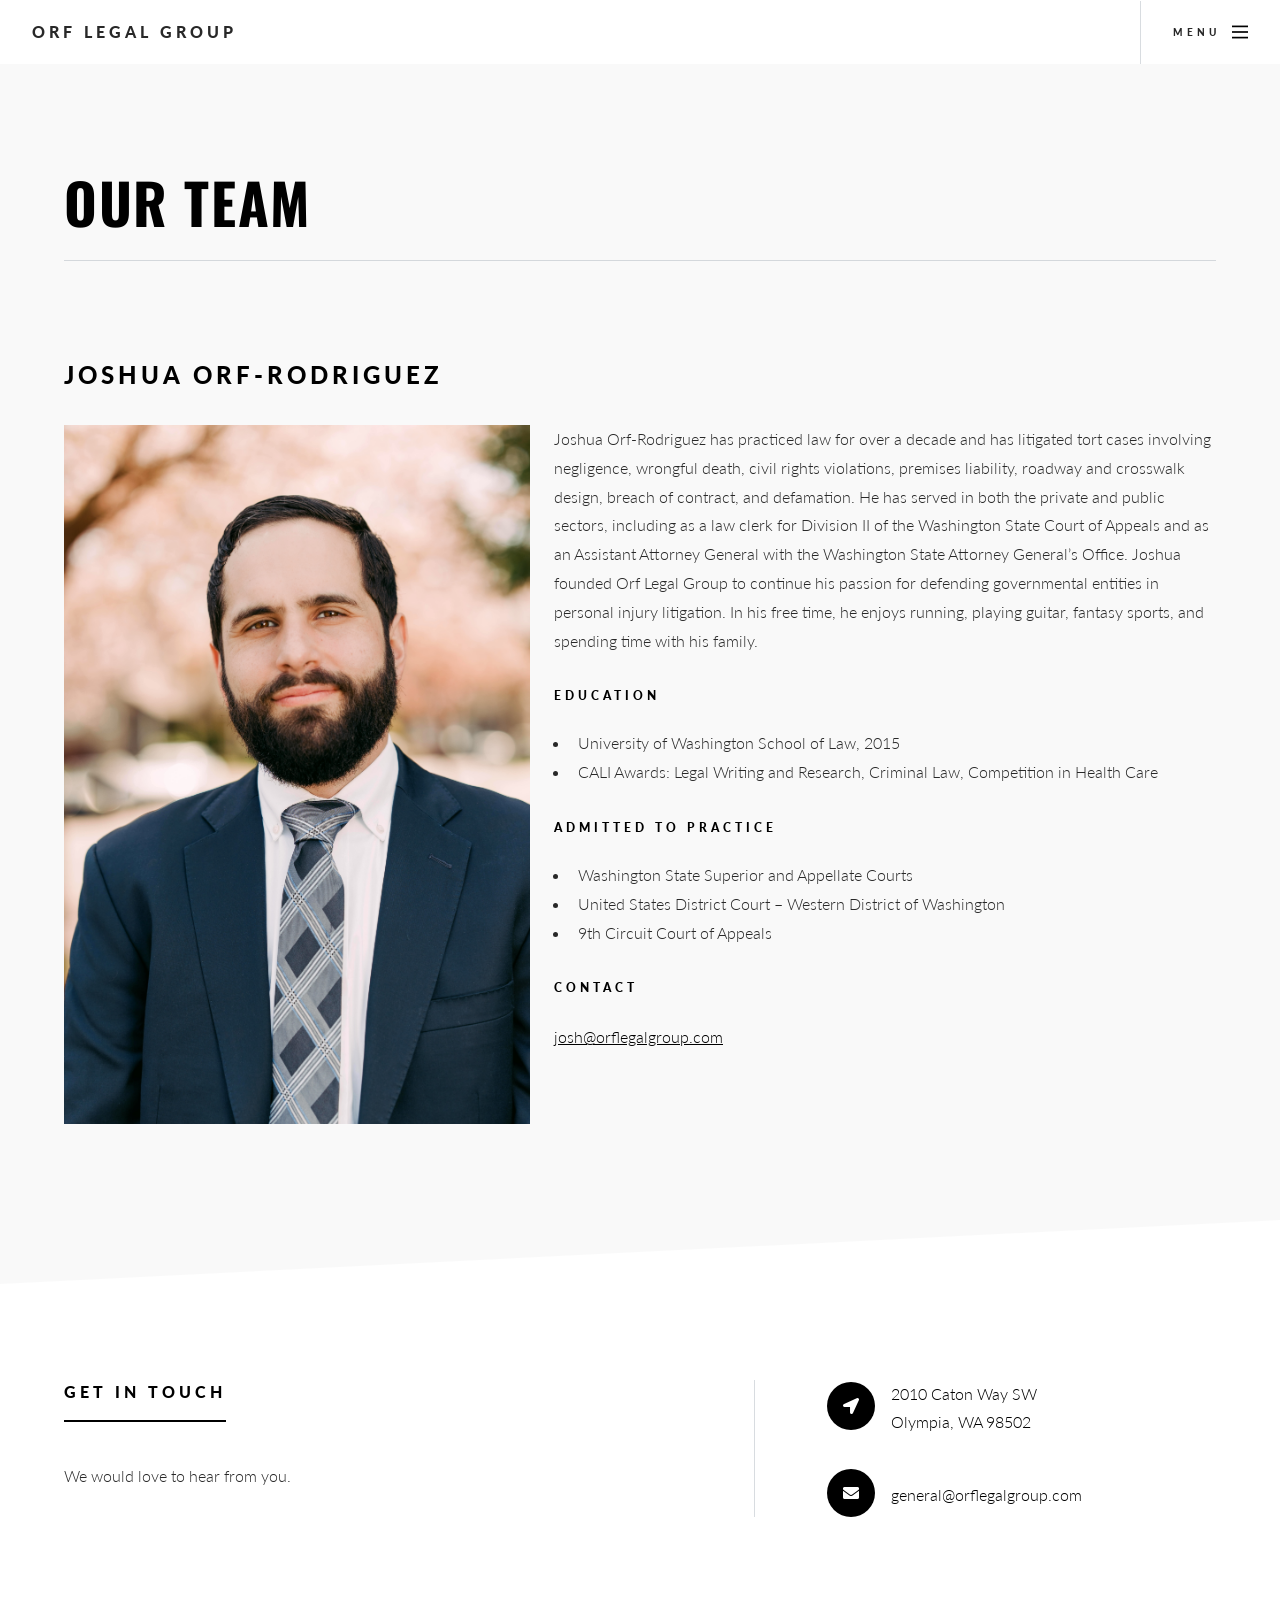
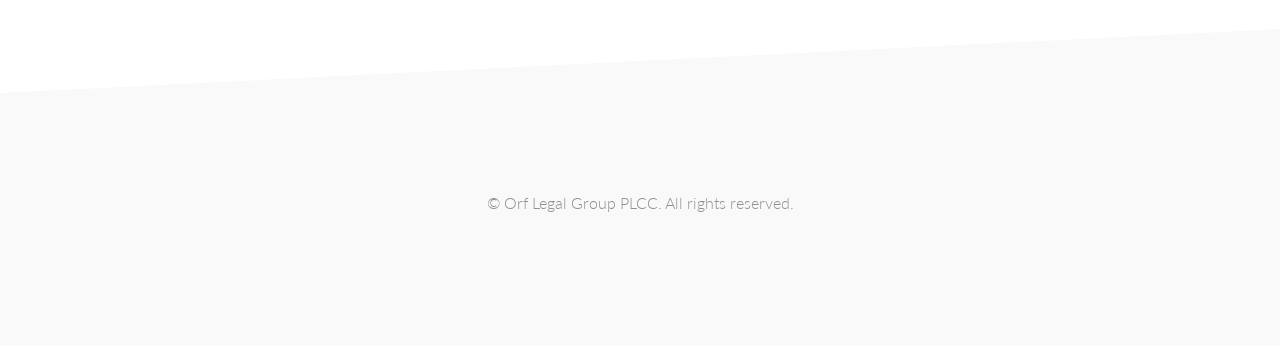
<file: about.html>
<!DOCTYPE HTML>
<!--
	Standout by Pixelarity
	pixelarity.com | hello@pixelarity.com
	License: pixelarity.com/license
-->
<html>
	<head>
		<title>Orf Legal Group</title>
		<meta charset="utf-8" />
		<meta name="viewport" content="width=device-width, initial-scale=1, user-scalable=no" />
		<link rel="stylesheet" href="assets/css/main.css" />
	</head>
	<body class="is-preload">

		<!-- Page wrapper -->
			<div id="page-wrapper">

				<!-- Header -->
					<header id="header">
						<span class="logo"><a href="index.html">Orf Legal Group <span></span></a></span>
						<a href="#menu"><span>Menu</span></a>
					</header>

				<!-- Nav -->
					<nav id="menu">
						<div class="inner">
							<h2>Menu</h2>
							<ul class="links">
								<li><a href="index.html">Home</a></li>
								<li><a href="about.html">Our Team</a></li>
							</ul>
							<a class="close"><span>Close</span></a>
						</div>
					</nav>

				<!-- Main -->
					<section id="main" class="wrapper style2">
						<div class="inner">

							<!-- Content -->
								<header class="major special">
									<h1>OUR TEAM</h1>

								</header>
		<h3><p>Joshua Orf-Rodriguez</p></h3>
								<div class="row">

									<div class="col-5 col-12-small">

<span class="image fit"><img src="images/Joshua Orf-Rodriguez2.jpg"  alt="" /></span>
									</div>

									<div class="col-7 col-12-small">

<p>Joshua Orf-Rodriguez has practiced law for over a decade and has litigated tort cases involving negligence, wrongful death, civil rights violations, premises liability, roadway and crosswalk design, breach of contract, and defamation. He has served in both the private and public sectors, including as a law clerk for Division II of the Washington State Court of Appeals and as an Assistant Attorney General with the Washington State Attorney General’s Office. Joshua founded Orf Legal Group to continue his passion for defending governmental entities in personal injury litigation. In his free time, he enjoys running, playing guitar, fantasy sports, and spending time with his family. </p>

<h6>Education</h6>
<ul>
	<li>University of Washington School of Law, 2015</li>
	<li>CALI Awards: Legal Writing and Research, Criminal Law, Competition in Health Care</li>
</ul>
<h6>Admitted to Practice</h6>
<ul>
	<li>Washington State Superior and Appellate Courts</li>
	<li>United States District Court – Western District of Washington</li>
	<li>9th Circuit Court of Appeals</li>
</ul>
<h6>Contact</h6>
<a href="mailto:josh@orflegalgroup.com">josh@orflegalgroup.com</a>

									</div>
								</div>
						</div>
					</section>

				<!-- Footer -->
					<section id="footer" class="wrapper">
						<div class="inner">
							<div class="split">
								<div class="content">
									<header>
										<h2>Get In Touch</h2>
									</header>
									<p>We would love to hear from you.</p>

								</div>
								<ul class="contact-icons">
									<li><a href="https://maps.app.goo.gl/oxEJba9QGa6AUHAAA" target="_blank" class="icon solid alt fa-location-arrow"><span class="label">2010 Caton Way SW </br> Olympia, WA 98502</span></a></li>
									<!-- <li><a href="tel:+13602075743" class="icon solid alt fa-phone"><span class="label">360-207-5743</span></a></li> -->
									<li><a href="mailto:general@orflegalgroup.com" class="icon solid alt fa-envelope"><span class="label">general@orflegalgroup.com</span></a></li>
								</ul>
							</div>
						</div>
					</section>

				<!-- Copyright -->
					<section class="wrapper style2 copyright">
						<div class="inner">
							&copy; Orf Legal Group PLCC. All rights reserved.
						</div>
					</section>

			</div>

		<!-- Scripts -->
			<script src="assets/js/jquery.min.js"></script>
			<script src="assets/js/jquery.scrollex.min.js"></script>
			<script src="assets/js/jquery.scrolly.min.js"></script>
			<script src="assets/js/browser.min.js"></script>
			<script src="assets/js/breakpoints.min.js"></script>
			<script src="assets/js/util.js"></script>
			<script src="assets/js/main.js"></script>

	</body>
</html>
</file>
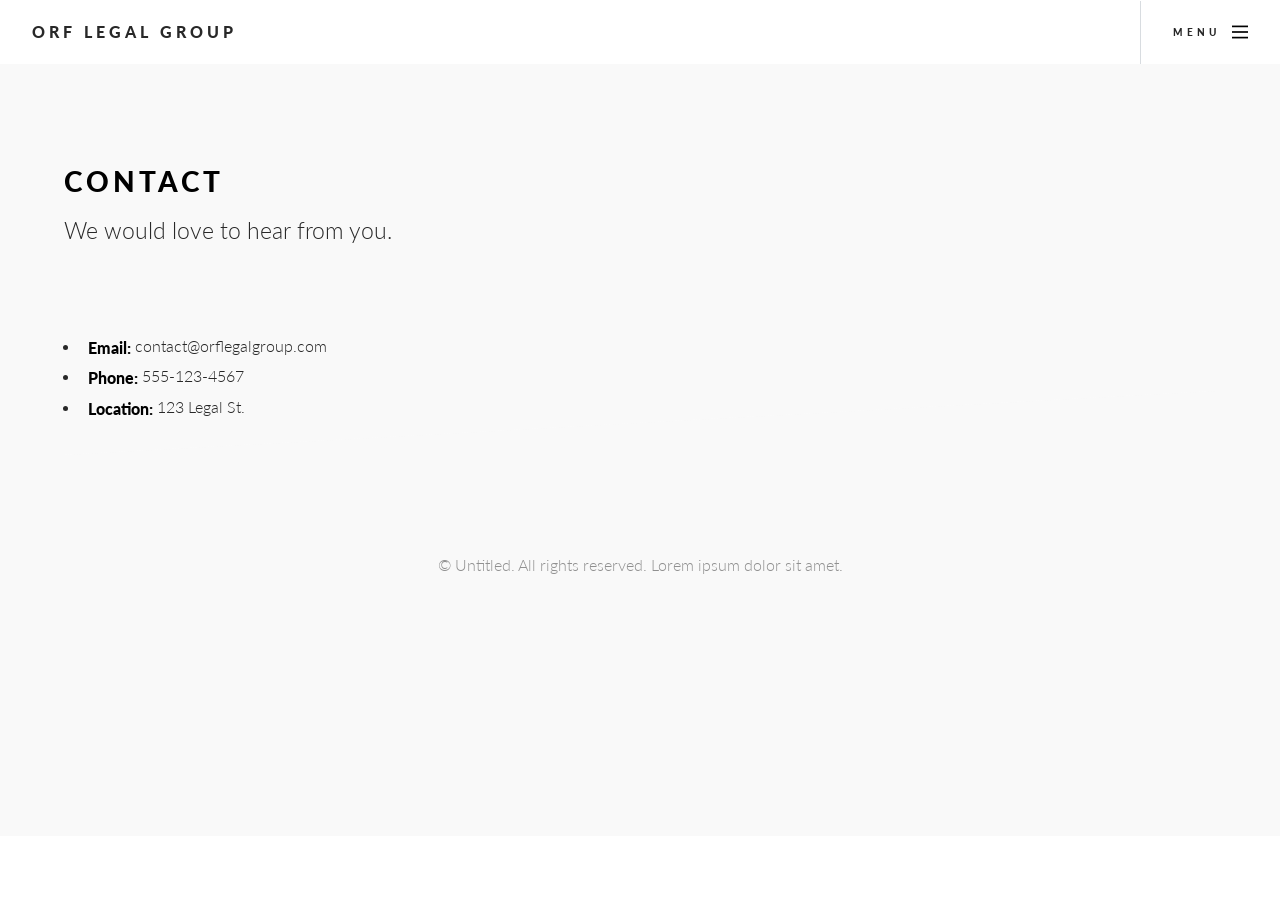
<file: contact.html>
<!DOCTYPE HTML>
<!--
	Standout by Pixelarity
	pixelarity.com | hello@pixelarity.com
	License: pixelarity.com/license
-->
<html>
	<head>
		<title>Orf Legal Group</title>
		<meta charset="utf-8" />
		<meta name="viewport" content="width=device-width, initial-scale=1, user-scalable=no" />
		<link rel="stylesheet" href="assets/css/main.css" />
	</head>
	<body class="is-preload">

		<!-- Page wrapper -->
			<div id="page-wrapper">

				<!-- Header -->
					<header id="header">
						<span class="logo"><a href="index.html">Orf Legal Group <span></span></a></span>
						<a href="#menu"><span>Menu</span></a>
					</header>

				<!-- Nav -->
					<nav id="menu">
						<div class="inner">
							<h2>Menu</h2>
							<ul class="links">
								<li><a href="index.html">Home</a></li>
								<li><a href="about.html">About</a></li>
								<li><a href="contact.html">Contact</a></li>
							</ul>
							<a class="close"><span>Close</span></a>
						</div>
					</nav>

				<!-- Main -->
					<section id="main" class="wrapper style2">
						<div class="inner">

							<!-- Content -->
								<header class="major special">
									<h2>Contact</h2>
									<p>We would love to hear from you.</p>
								</header>

								<ul>
									<li><b>Email:</b> contact@orflegalgroup.com</li>
									<li><b>Phone:</b> 555-123-4567</li>
									<li><b>Location:</b> 123 Legal St.</li>
								</ul>





				<!-- Copyright -->
					<section class="wrapper style2 copyright">
						<div class="inner">
							&copy; Untitled. All rights reserved. Lorem ipsum dolor sit amet.
						</div>
					</section>

			</div>

		<!-- Scripts -->
			<script src="assets/js/jquery.min.js"></script>
			<script src="assets/js/jquery.scrollex.min.js"></script>
			<script src="assets/js/jquery.scrolly.min.js"></script>
			<script src="assets/js/browser.min.js"></script>
			<script src="assets/js/breakpoints.min.js"></script>
			<script src="assets/js/util.js"></script>
			<script src="assets/js/main.js"></script>

	</body>
</html>
</file>
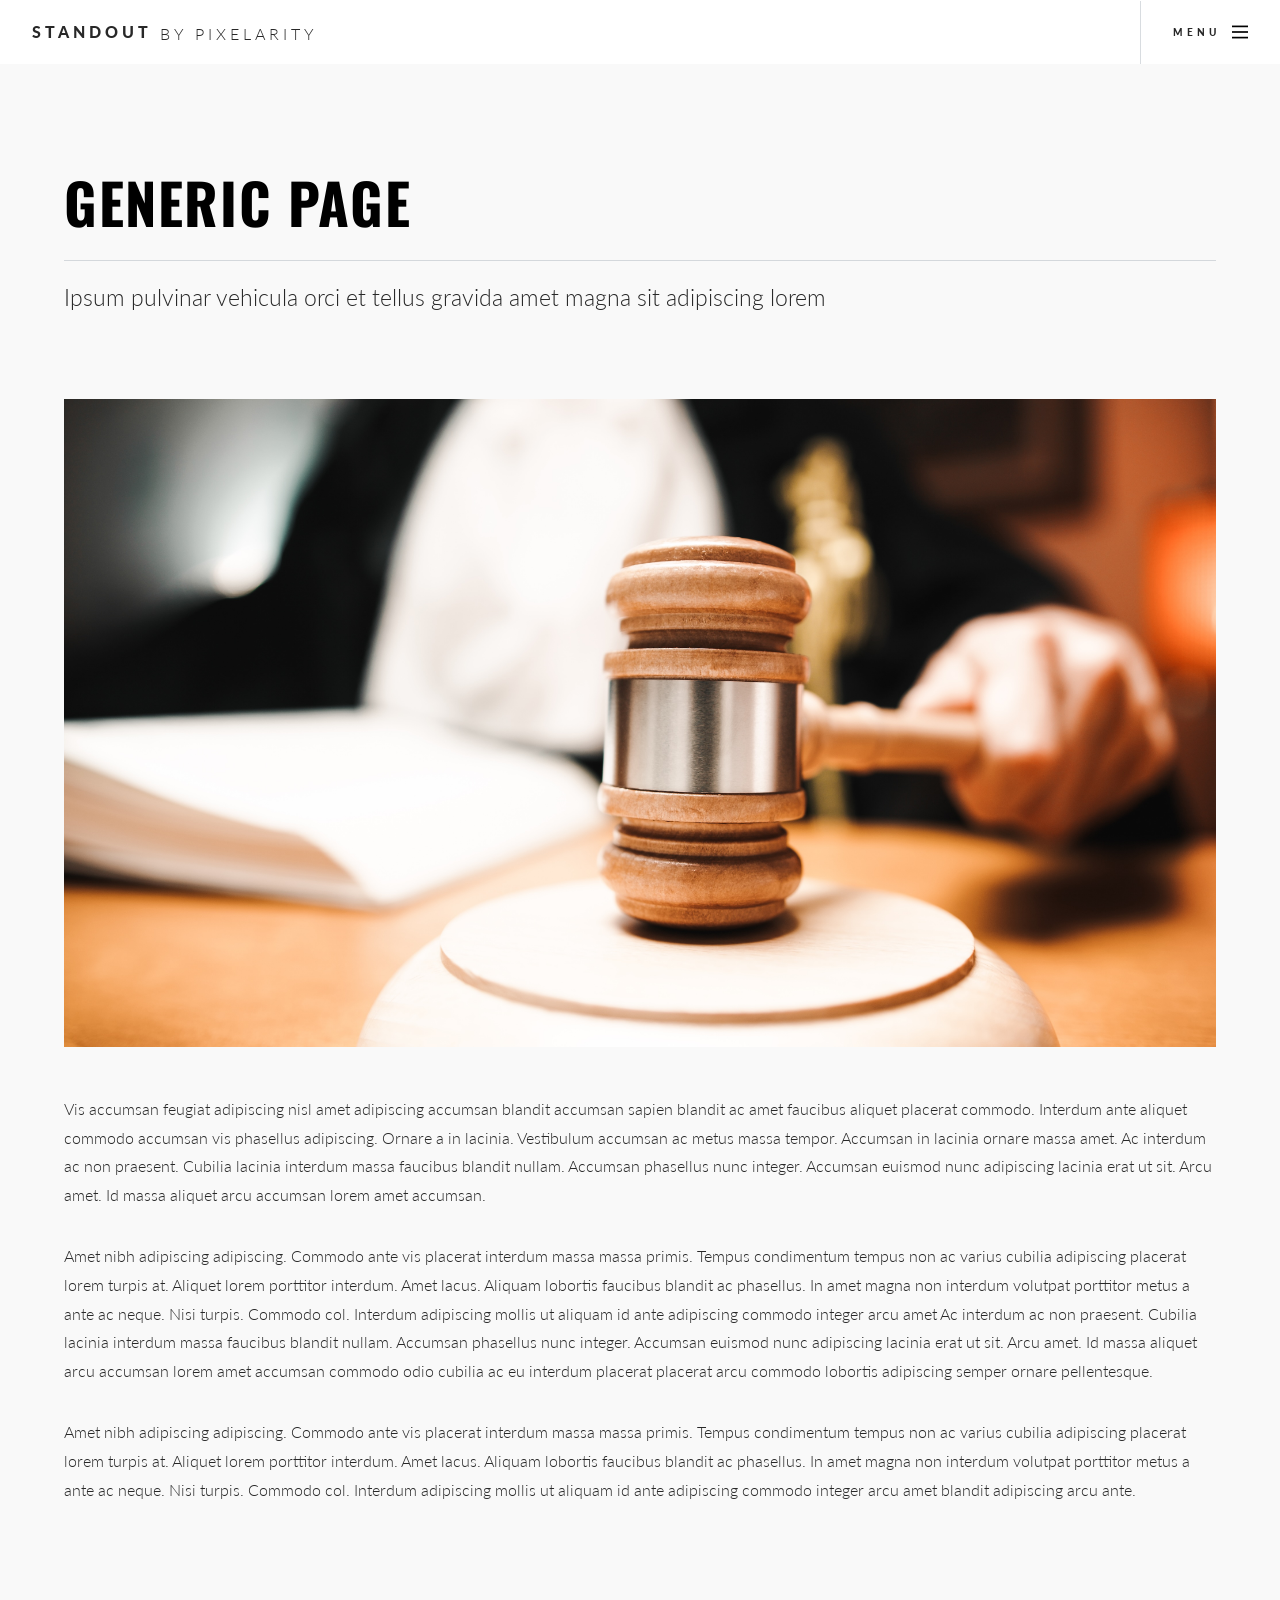
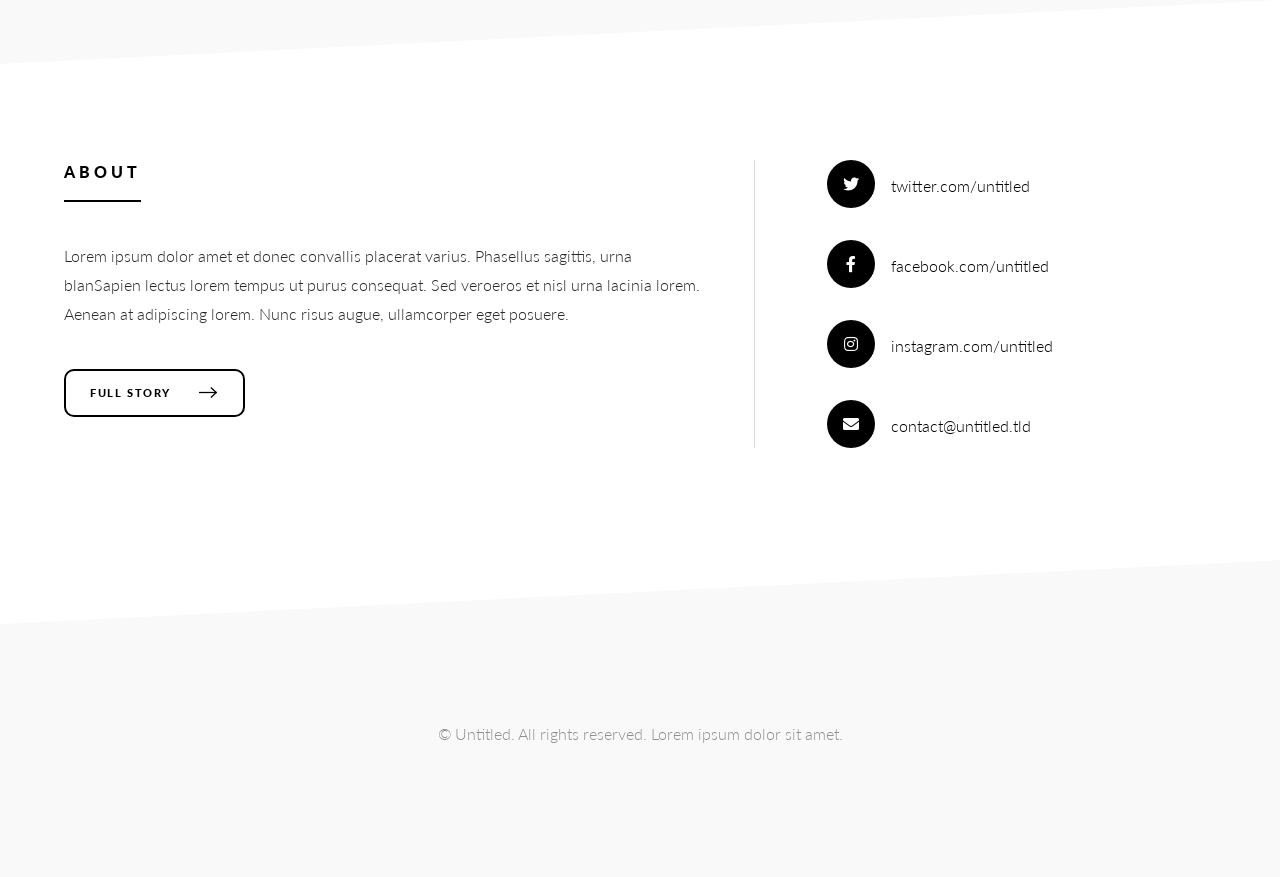
<file: generic.html>
<!DOCTYPE HTML>
<!--
	Standout by Pixelarity
	pixelarity.com | hello@pixelarity.com
	License: pixelarity.com/license
-->
<html>
	<head>
		<title>Untitled</title>
		<meta charset="utf-8" />
		<meta name="viewport" content="width=device-width, initial-scale=1, user-scalable=no" />
		<link rel="stylesheet" href="assets/css/main.css" />
	</head>
	<body class="is-preload">

		<!-- Page wrapper -->
			<div id="page-wrapper">

				<!-- Header -->
					<header id="header">
						<span class="logo"><a href="index.html">Standout <span>by Pixelarity</span></a></span>
						<a href="#menu"><span>Menu</span></a>
					</header>

				<!-- Nav -->
					<nav id="menu">
						<div class="inner">
							<h2>Menu</h2>
							<ul class="links">
								<li><a href="index.html">Home</a></li>
								<li><a href="portfolio.html">Portfolio</a></li>
								<li><a href="generic.html">Generic</a></li>
								<li><a href="elements.html">Elements</a></li>
							</ul>
							<a class="close"><span>Close</span></a>
						</div>
					</nav>

				<!-- Main -->
					<section id="main" class="wrapper style2">
						<div class="inner">
							<header class="major special">
								<h1>Generic Page</h1>
								<p>Ipsum pulvinar vehicula orci et tellus gravida amet magna sit adipiscing lorem</p>
							</header>
							<a href="#" class="image main"><img src="images/slides/slide01.jpg" alt="" /></a>
							<p>Vis accumsan feugiat adipiscing nisl amet adipiscing accumsan blandit accumsan sapien blandit ac amet faucibus aliquet placerat commodo. Interdum ante aliquet commodo accumsan vis phasellus adipiscing. Ornare a in lacinia. Vestibulum accumsan ac metus massa tempor. Accumsan in lacinia ornare massa amet. Ac interdum ac non praesent. Cubilia lacinia interdum massa faucibus blandit nullam. Accumsan phasellus nunc integer. Accumsan euismod nunc adipiscing lacinia erat ut sit. Arcu amet. Id massa aliquet arcu accumsan lorem amet accumsan.</p>
							<p>Amet nibh adipiscing adipiscing. Commodo ante vis placerat interdum massa massa primis. Tempus condimentum tempus non ac varius cubilia adipiscing placerat lorem turpis at. Aliquet lorem porttitor interdum. Amet lacus. Aliquam lobortis faucibus blandit ac phasellus. In amet magna non interdum volutpat porttitor metus a ante ac neque. Nisi turpis. Commodo col. Interdum adipiscing mollis ut aliquam id ante adipiscing commodo integer arcu amet Ac interdum ac non praesent. Cubilia lacinia interdum massa faucibus blandit nullam. Accumsan phasellus nunc integer. Accumsan euismod nunc adipiscing lacinia erat ut sit. Arcu amet. Id massa aliquet arcu accumsan lorem amet accumsan commodo odio cubilia ac eu interdum placerat placerat arcu commodo lobortis adipiscing semper ornare pellentesque.</p>
							<p>Amet nibh adipiscing adipiscing. Commodo ante vis placerat interdum massa massa primis. Tempus condimentum tempus non ac varius cubilia adipiscing placerat lorem turpis at. Aliquet lorem porttitor interdum. Amet lacus. Aliquam lobortis faucibus blandit ac phasellus. In amet magna non interdum volutpat porttitor metus a ante ac neque. Nisi turpis. Commodo col. Interdum adipiscing mollis ut aliquam id ante adipiscing commodo integer arcu amet blandit adipiscing arcu ante.</p>
						</div>
					</section>

				<!-- Footer -->
					<section id="footer" class="wrapper">
						<div class="inner">
							<div class="split">
								<div class="content">
									<header>
										<h2>About</h2>
									</header>
									<p>Lorem ipsum dolor amet et donec convallis placerat varius. Phasellus sagittis, urna blanSapien lectus lorem tempus ut purus consequat. Sed veroeros et nisl urna lacinia lorem. Aenean at adipiscing lorem. Nunc risus augue, ullamcorper eget posuere.</p>
									<ul class="actions">
										<li><a href="#" class="button next">Full Story</a></li>
									</ul>
								</div>
								<ul class="contact-icons">
									<li><a href="#" class="icon brands alt fa-twitter"><span class="label">twitter.com/untitled</span></a></li>
									<li><a href="#" class="icon brands alt fa-facebook-f"><span class="label">facebook.com/untitled</span></a></li>
									<li><a href="#" class="icon brands alt fa-instagram"><span class="label">instagram.com/untitled</span></a></li>
									<li><a href="#" class="icon solid alt fa-envelope"><span class="label">contact@untitled.tld</span></a></li>
								</ul>
							</div>
						</div>
					</section>

				<!-- Copyright -->
					<section class="wrapper style2 copyright">
						<div class="inner">
							&copy; Untitled. All rights reserved. Lorem ipsum dolor sit amet.
						</div>
					</section>

			</div>

		<!-- Scripts -->
			<script src="assets/js/jquery.min.js"></script>
			<script src="assets/js/jquery.scrollex.min.js"></script>
			<script src="assets/js/jquery.scrolly.min.js"></script>
			<script src="assets/js/browser.min.js"></script>
			<script src="assets/js/breakpoints.min.js"></script>
			<script src="assets/js/util.js"></script>
			<script src="assets/js/main.js"></script>

	</body>
</html>
</file>
<file: assets/css/main.css>
@import url(fontawesome-all.min.css);
@import url("https://fonts.googleapis.com/css?family=Lato:300,400,700,900|Oswald:600");

/*
	Standout by Pixelarity
	pixelarity.com | hello@pixelarity.com
	License: pixelarity.com/license
*/

html, body, div, span, applet, object,
iframe, h1, h2, h3, h4, h5, h6, p, blockquote,
pre, a, abbr, acronym, address, big, cite,
code, del, dfn, em, img, ins, kbd, q, s, samp,
small, strike, strong, sub, sup, tt, var, b,
u, i, center, dl, dt, dd, ol, ul, li, fieldset,
form, label, legend, table, caption, tbody,
tfoot, thead, tr, th, td, article, aside,
canvas, details, embed, figure, figcaption,
footer, header, hgroup, menu, nav, output, ruby,
section, summary, time, mark, audio, video {
	margin: 0;
	padding: 0;
	border: 0;
	font-size: 100%;
	font: inherit;
	vertical-align: middle;}

article, aside, details, figcaption, figure,
footer, header, hgroup, menu, nav, section {
	display: block;}

body {
	line-height: 1;
}

ol, ul {
	list-style: none;
}

blockquote, q {
	quotes: none;
}

	blockquote:before, blockquote:after, q:before, q:after {
		content: '';
		content: none;
	}

table {
	border-collapse: collapse;
	border-spacing: 0;
}

body {
	-webkit-text-size-adjust: none;
}

mark {
	background-color: transparent;
	color: inherit;
}

input::-moz-focus-inner {
	border: 0;
	padding: 0;
}

input, select, textarea {
	-moz-appearance: none;
	-webkit-appearance: none;
	-ms-appearance: none;
	appearance: none;
}

/* Basic */

	@-ms-viewport {
		width: device-width;
	}

	body {
		-ms-overflow-style: scrollbar;
	}

	@media screen and (max-width: 480px) {

		html, body {
			min-width: 320px;
		}

	}

	html {
		box-sizing: border-box;
	}

	*, *:before, *:after {
		box-sizing: inherit;
	}

	body {
		background: #ffffff;
	}

		body.is-preload *, body.is-preload *:before, body.is-preload *:after {
			-moz-animation: none !important;
			-webkit-animation: none !important;
			-ms-animation: none !important;
			animation: none !important;
			-moz-transition: none !important;
			-webkit-transition: none !important;
			-ms-transition: none !important;
			transition: none !important;
		}

/* Typography */

	html {
		font-size: 15pt;
	}

		@media screen and (max-width: 1680px) {

			html {
				font-size: 13pt;
			}

		}

		@media screen and (max-width: 1280px) {

			html {
				font-size: 12pt;
			}

		}

		@media screen and (max-width: 980px) {

			html {
				font-size: 12pt;
			}

		}

		@media screen and (max-width: 480px) {

			html {
				font-size: 12pt;
			}

		}

		@media screen and (max-width: 360px) {

			html {
				font-size: 11pt;
			}

		}

	body {
		background-color: #ffffff;
		color: #282828;
	}

	body, input, select, textarea {
		font-family: "Lato", Helvetica, sans-serif;
		font-weight: 300;
		font-size: 1rem;
		line-height: 1.8;
	}

	a {
		-moz-transition: color 0.2s ease-in-out;
		-webkit-transition: color 0.2s ease-in-out;
		-ms-transition: color 0.2s ease-in-out;
		transition: color 0.2s ease-in-out;
		text-decoration: underline;
	}

		a:hover {
			text-decoration: none;
		}

	strong, b {
		font-weight: 900;
	}

	em, i {
		font-style: italic;
	}

	p {
		margin: 0 0 2rem 0;
	}

	h1, h2, h3, h4, h5, h6 {
		font-weight: 900;
		letter-spacing: 0.25rem;
		line-height: 1.5;
		margin: 0 0 1.5rem 0;
		text-transform: uppercase;
	}

		h1 a, h2 a, h3 a, h4 a, h5 a, h6 a {
			color: inherit;
			text-decoration: none;
		}

	h1 {
		font-family: "Oswald", Helvetica, sans-serif;
		font-size: 4rem;
		letter-spacing: 0.1rem;
	}

	h2 {
		font-size: 1.75rem;
	}

	h3 {
		font-size: 1.5rem;
	}

	h4 {
		font-size: 1.25rem;
	}

	h5 {
		font-size: 1rem;
	}

	h6 {
		font-size: 0.75rem;
	}

	@media screen and (max-width: 1280px) {

		h1 {
			font-size: 3.5rem;
		}

	}

	@media screen and (max-width: 980px) {

		h1 {
			font-size: 3rem;
		}

		h2 {
			font-size: 1.5rem;
		}

		h3 {
			font-size: 1.25rem;
		}

	}

	@media screen and (max-width: 736px) {

		h1 {
			font-size: 1.75rem;
		}

		h2 {
			font-size: 1.5rem;
		}

		h3 {
			font-size: 1.25rem;
		}

	}

	sub {
		font-size: 0.8rem;
		position: relative;
		top: 0.5rem;
	}

	sup {
		font-size: 0.8rem;
		position: relative;
		top: -0.5rem;
	}

	blockquote {
		border-left: solid 0.5rem;
		font-style: italic;
		margin: 0 0 2rem 0;
		padding: 1rem 0 1rem 2rem;
	}

	code {
		border-radius: 10px;
		border: solid 1px;
		font-family: "Courier New", monospace;
		font-size: 0.9rem;
		margin: 0 0.25rem;
		padding: 0.25rem 0.65rem;
	}

	pre {
		-webkit-overflow-scrolling: touch;
		font-family: "Courier New", monospace;
		font-size: 0.9rem;
		margin: 0 0 2rem 0;
	}

		pre code {
			display: block;
			line-height: 1.75;
			padding: 1rem 1.5rem;
			overflow-x: auto;
		}

	hr {
		border: 0;
		border-bottom: solid 1px;
		margin: 2rem 0;
	}

		hr.major {
			margin: 4rem 0;
		}

		@media screen and (max-width: 736px) {

			hr.major {
				margin: 3rem 0;
			}

		}

	input, select, textarea {
		color: #000000;
	}

	a {
		color: #000000;
	}

	strong, b {
		color: #000000;
	}

	h1, h2, h3, h4, h5, h6 {
		color: #000000;
	}

	blockquote {
		border-left-color: rgba(99, 116, 133, 0.25);
	}

	code {
		background: rgba(99, 116, 133, 0.075);
		border-color: rgba(99, 116, 133, 0.25);
	}

	hr {
		border-bottom-color: rgba(99, 116, 133, 0.25);
	}

/* Row */

	.row {
		display: flex;
		flex-wrap: wrap;
		box-sizing: border-box;
		align-items: stretch;
	}

		.row > * {
			box-sizing: border-box;
		}

		.row.gtr-uniform > * > :last-child {
			margin-bottom: 0;
		}

		.row.aln-left {
			justify-content: flex-start;
		}

		.row.aln-center {
			justify-content: center;
		}

		.row.aln-right {
			justify-content: flex-end;
		}

		.row.aln-top {
			align-items: flex-start;
		}

		.row.aln-middle {
			align-items: center;
		}

		.row.aln-bottom {
			align-items: flex-end;
		}

		.row > .imp {
			order: -1;
		}

		.row > .col-1 {
			width: 8.33333%;
		}

		.row > .off-1 {
			margin-left: 8.33333%;
		}

		.row > .col-2 {
			width: 16.66667%;
		}

		.row > .off-2 {
			margin-left: 16.66667%;
		}

		.row > .col-3 {
			width: 25%;
		}

		.row > .off-3 {
			margin-left: 25%;
		}

		.row > .col-4 {
			width: 33.33333%;
		}

		.row > .off-4 {
			margin-left: 33.33333%;
		}

		.row > .col-5 {
			width: 41.66667%;
		}

		.row > .off-5 {
			margin-left: 41.66667%;
		}

		.row > .col-6 {
			width: 50%;
		}

		.row > .off-6 {
			margin-left: 50%;
		}

		.row > .col-7 {
			width: 58.33333%;
		}

		.row > .off-7 {
			margin-left: 58.33333%;
		}

		.row > .col-8 {
			width: 66.66667%;
		}

		.row > .off-8 {
			margin-left: 66.66667%;
		}

		.row > .col-9 {
			width: 75%;
		}

		.row > .off-9 {
			margin-left: 75%;
		}

		.row > .col-10 {
			width: 83.33333%;
		}

		.row > .off-10 {
			margin-left: 83.33333%;
		}

		.row > .col-11 {
			width: 91.66667%;
		}

		.row > .off-11 {
			margin-left: 91.66667%;
		}

		.row > .col-12 {
			width: 100%;
		}

		.row > .off-12 {
			margin-left: 100%;
		}

		.row.gtr-0 {
			margin-top: 0;
			margin-left: 0rem;
		}

			.row.gtr-0 > * {
				padding: 0 0 0 0rem;
			}

			.row.gtr-0.gtr-uniform {
				margin-top: 0rem;
			}

				.row.gtr-0.gtr-uniform > * {
					padding-top: 0rem;
				}

		.row.gtr-25 {
			margin-top: 0;
			margin-left: -0.5rem;
		}

			.row.gtr-25 > * {
				padding: 0 0 0 0.5rem;
			}

			.row.gtr-25.gtr-uniform {
				margin-top: -0.5rem;
			}

				.row.gtr-25.gtr-uniform > * {
					padding-top: 0.5rem;
				}

		.row.gtr-50 {
			margin-top: 0;
			margin-left: -1rem;
		}

			.row.gtr-50 > * {
				padding: 0 0 0 1rem;
			}

			.row.gtr-50.gtr-uniform {
				margin-top: -1rem;
			}

				.row.gtr-50.gtr-uniform > * {
					padding-top: 1rem;
				}

		.row {
			margin-top: 0;
			margin-left: -2rem;
		}

			.row > * {
				padding: 0 0 0 2rem;
			}

			.row.gtr-uniform {
				margin-top: -2rem;
			}

				.row.gtr-uniform > * {
					padding-top: 2rem;
				}

		.row.gtr-150 {
			margin-top: 0;
			margin-left: -3rem;
		}

			.row.gtr-150 > * {
				padding: 0 0 0 3rem;
			}

			.row.gtr-150.gtr-uniform {
				margin-top: -3rem;
			}

				.row.gtr-150.gtr-uniform > * {
					padding-top: 3rem;
				}

		.row.gtr-200 {
			margin-top: 0;
			margin-left: -4rem;
		}

			.row.gtr-200 > * {
				padding: 0 0 0 4rem;
			}

			.row.gtr-200.gtr-uniform {
				margin-top: -4rem;
			}

				.row.gtr-200.gtr-uniform > * {
					padding-top: 4rem;
				}

		@media screen and (max-width: 1680px) {

			.row {
				display: flex;
				flex-wrap: wrap;
				box-sizing: border-box;
				align-items: stretch;
			}

				.row > * {
					box-sizing: border-box;
				}

				.row.gtr-uniform > * > :last-child {
					margin-bottom: 0;
				}

				.row.aln-left {
					justify-content: flex-start;
				}

				.row.aln-center {
					justify-content: center;
				}

				.row.aln-right {
					justify-content: flex-end;
				}

				.row.aln-top {
					align-items: flex-start;
				}

				.row.aln-middle {
					align-items: center;
				}

				.row.aln-bottom {
					align-items: flex-end;
				}

				.row > .imp-xlarge {
					order: -1;
				}

				.row > .col-1-xlarge {
					width: 8.33333%;
				}

				.row > .off-1-xlarge {
					margin-left: 8.33333%;
				}

				.row > .col-2-xlarge {
					width: 16.66667%;
				}

				.row > .off-2-xlarge {
					margin-left: 16.66667%;
				}

				.row > .col-3-xlarge {
					width: 25%;
				}

				.row > .off-3-xlarge {
					margin-left: 25%;
				}

				.row > .col-4-xlarge {
					width: 33.33333%;
				}

				.row > .off-4-xlarge {
					margin-left: 33.33333%;
				}

				.row > .col-5-xlarge {
					width: 41.66667%;
				}

				.row > .off-5-xlarge {
					margin-left: 41.66667%;
				}

				.row > .col-6-xlarge {
					width: 50%;
				}

				.row > .off-6-xlarge {
					margin-left: 50%;
				}

				.row > .col-7-xlarge {
					width: 58.33333%;
				}

				.row > .off-7-xlarge {
					margin-left: 58.33333%;
				}

				.row > .col-8-xlarge {
					width: 66.66667%;
				}

				.row > .off-8-xlarge {
					margin-left: 66.66667%;
				}

				.row > .col-9-xlarge {
					width: 75%;
				}

				.row > .off-9-xlarge {
					margin-left: 75%;
				}

				.row > .col-10-xlarge {
					width: 83.33333%;
				}

				.row > .off-10-xlarge {
					margin-left: 83.33333%;
				}

				.row > .col-11-xlarge {
					width: 91.66667%;
				}

				.row > .off-11-xlarge {
					margin-left: 91.66667%;
				}

				.row > .col-12-xlarge {
					width: 100%;
				}

				.row > .off-12-xlarge {
					margin-left: 100%;
				}

				.row.gtr-0 {
					margin-top: 0;
					margin-left: 0rem;
				}

					.row.gtr-0 > * {
						padding: 0 0 0 0rem;
					}

					.row.gtr-0.gtr-uniform {
						margin-top: 0rem;
					}

						.row.gtr-0.gtr-uniform > * {
							padding-top: 0rem;
						}

				.row.gtr-25 {
					margin-top: 0;
					margin-left: -0.5rem;
				}

					.row.gtr-25 > * {
						padding: 0 0 0 0.5rem;
					}

					.row.gtr-25.gtr-uniform {
						margin-top: -0.5rem;
					}

						.row.gtr-25.gtr-uniform > * {
							padding-top: 0.5rem;
						}

				.row.gtr-50 {
					margin-top: 0;
					margin-left: -1rem;
				}

					.row.gtr-50 > * {
						padding: 0 0 0 1rem;
					}

					.row.gtr-50.gtr-uniform {
						margin-top: -1rem;
					}

						.row.gtr-50.gtr-uniform > * {
							padding-top: 1rem;
						}

				.row {
					margin-top: 0;
					margin-left: -2rem;
				}

					.row > * {
						padding: 0 0 0 2rem;
					}

					.row.gtr-uniform {
						margin-top: -2rem;
					}

						.row.gtr-uniform > * {
							padding-top: 2rem;
						}

				.row.gtr-150 {
					margin-top: 0;
					margin-left: -3rem;
				}

					.row.gtr-150 > * {
						padding: 0 0 0 3rem;
					}

					.row.gtr-150.gtr-uniform {
						margin-top: -3rem;
					}

						.row.gtr-150.gtr-uniform > * {
							padding-top: 3rem;
						}

				.row.gtr-200 {
					margin-top: 0;
					margin-left: -4rem;
				}

					.row.gtr-200 > * {
						padding: 0 0 0 4rem;
					}

					.row.gtr-200.gtr-uniform {
						margin-top: -4rem;
					}

						.row.gtr-200.gtr-uniform > * {
							padding-top: 4rem;
						}

		}

		@media screen and (max-width: 1280px) {

			.row {
				display: flex;
				flex-wrap: wrap;
				box-sizing: border-box;
				align-items: stretch;
			}

				.row > * {
					box-sizing: border-box;
				}

				.row.gtr-uniform > * > :last-child {
					margin-bottom: 0;
				}

				.row.aln-left {
					justify-content: flex-start;
				}

				.row.aln-center {
					justify-content: center;
				}

				.row.aln-right {
					justify-content: flex-end;
				}

				.row.aln-top {
					align-items: flex-start;
				}

				.row.aln-middle {
					align-items: center;
				}

				.row.aln-bottom {
					align-items: flex-end;
				}

				.row > .imp-large {
					order: -1;
				}

				.row > .col-1-large {
					width: 8.33333%;
				}

				.row > .off-1-large {
					margin-left: 8.33333%;
				}

				.row > .col-2-large {
					width: 16.66667%;
				}

				.row > .off-2-large {
					margin-left: 16.66667%;
				}

				.row > .col-3-large {
					width: 25%;
				}

				.row > .off-3-large {
					margin-left: 25%;
				}

				.row > .col-4-large {
					width: 33.33333%;
				}

				.row > .off-4-large {
					margin-left: 33.33333%;
				}

				.row > .col-5-large {
					width: 41.66667%;
				}

				.row > .off-5-large {
					margin-left: 41.66667%;
				}

				.row > .col-6-large {
					width: 50%;
				}

				.row > .off-6-large {
					margin-left: 50%;
				}

				.row > .col-7-large {
					width: 58.33333%;
				}

				.row > .off-7-large {
					margin-left: 58.33333%;
				}

				.row > .col-8-large {
					width: 66.66667%;
				}

				.row > .off-8-large {
					margin-left: 66.66667%;
				}

				.row > .col-9-large {
					width: 75%;
				}

				.row > .off-9-large {
					margin-left: 75%;
				}

				.row > .col-10-large {
					width: 83.33333%;
				}

				.row > .off-10-large {
					margin-left: 83.33333%;
				}

				.row > .col-11-large {
					width: 91.66667%;
				}

				.row > .off-11-large {
					margin-left: 91.66667%;
				}

				.row > .col-12-large {
					width: 100%;
				}

				.row > .off-12-large {
					margin-left: 100%;
				}

				.row.gtr-0 {
					margin-top: 0;
					margin-left: 0rem;
				}

					.row.gtr-0 > * {
						padding: 0 0 0 0rem;
					}

					.row.gtr-0.gtr-uniform {
						margin-top: 0rem;
					}

						.row.gtr-0.gtr-uniform > * {
							padding-top: 0rem;
						}

				.row.gtr-25 {
					margin-top: 0;
					margin-left: -0.375rem;
				}

					.row.gtr-25 > * {
						padding: 0 0 0 0.375rem;
					}

					.row.gtr-25.gtr-uniform {
						margin-top: -0.375rem;
					}

						.row.gtr-25.gtr-uniform > * {
							padding-top: 0.375rem;
						}

				.row.gtr-50 {
					margin-top: 0;
					margin-left: -0.75rem;
				}

					.row.gtr-50 > * {
						padding: 0 0 0 0.75rem;
					}

					.row.gtr-50.gtr-uniform {
						margin-top: -0.75rem;
					}

						.row.gtr-50.gtr-uniform > * {
							padding-top: 0.75rem;
						}

				.row {
					margin-top: 0;
					margin-left: -1.5rem;
				}

					.row > * {
						padding: 0 0 0 1.5rem;
					}

					.row.gtr-uniform {
						margin-top: -1.5rem;
					}

						.row.gtr-uniform > * {
							padding-top: 1.5rem;
						}

				.row.gtr-150 {
					margin-top: 0;
					margin-left: -2.25rem;
				}

					.row.gtr-150 > * {
						padding: 0 0 0 2.25rem;
					}

					.row.gtr-150.gtr-uniform {
						margin-top: -2.25rem;
					}

						.row.gtr-150.gtr-uniform > * {
							padding-top: 2.25rem;
						}

				.row.gtr-200 {
					margin-top: 0;
					margin-left: -3rem;
				}

					.row.gtr-200 > * {
						padding: 0 0 0 3rem;
					}

					.row.gtr-200.gtr-uniform {
						margin-top: -3rem;
					}

						.row.gtr-200.gtr-uniform > * {
							padding-top: 3rem;
						}

		}

		@media screen and (max-width: 980px) {

			.row {
				display: flex;
				flex-wrap: wrap;
				box-sizing: border-box;
				align-items: stretch;
			}

				.row > * {
					box-sizing: border-box;
				}

				.row.gtr-uniform > * > :last-child {
					margin-bottom: 0;
				}

				.row.aln-left {
					justify-content: flex-start;
				}

				.row.aln-center {
					justify-content: center;
				}

				.row.aln-right {
					justify-content: flex-end;
				}

				.row.aln-top {
					align-items: flex-start;
				}

				.row.aln-middle {
					align-items: center;
				}

				.row.aln-bottom {
					align-items: flex-end;
				}

				.row > .imp-medium {
					order: -1;
				}

				.row > .col-1-medium {
					width: 8.33333%;
				}

				.row > .off-1-medium {
					margin-left: 8.33333%;
				}

				.row > .col-2-medium {
					width: 16.66667%;
				}

				.row > .off-2-medium {
					margin-left: 16.66667%;
				}

				.row > .col-3-medium {
					width: 25%;
				}

				.row > .off-3-medium {
					margin-left: 25%;
				}

				.row > .col-4-medium {
					width: 33.33333%;
				}

				.row > .off-4-medium {
					margin-left: 33.33333%;
				}

				.row > .col-5-medium {
					width: 41.66667%;
				}

				.row > .off-5-medium {
					margin-left: 41.66667%;
				}

				.row > .col-6-medium {
					width: 50%;
				}

				.row > .off-6-medium {
					margin-left: 50%;
				}

				.row > .col-7-medium {
					width: 58.33333%;
				}

				.row > .off-7-medium {
					margin-left: 58.33333%;
				}

				.row > .col-8-medium {
					width: 66.66667%;
				}

				.row > .off-8-medium {
					margin-left: 66.66667%;
				}

				.row > .col-9-medium {
					width: 75%;
				}

				.row > .off-9-medium {
					margin-left: 75%;
				}

				.row > .col-10-medium {
					width: 83.33333%;
				}

				.row > .off-10-medium {
					margin-left: 83.33333%;
				}

				.row > .col-11-medium {
					width: 91.66667%;
				}

				.row > .off-11-medium {
					margin-left: 91.66667%;
				}

				.row > .col-12-medium {
					width: 100%;
				}

				.row > .off-12-medium {
					margin-left: 100%;
				}

				.row.gtr-0 {
					margin-top: 0;
					margin-left: 0rem;
				}

					.row.gtr-0 > * {
						padding: 0 0 0 0rem;
					}

					.row.gtr-0.gtr-uniform {
						margin-top: 0rem;
					}

						.row.gtr-0.gtr-uniform > * {
							padding-top: 0rem;
						}

				.row.gtr-25 {
					margin-top: 0;
					margin-left: -0.375rem;
				}

					.row.gtr-25 > * {
						padding: 0 0 0 0.375rem;
					}

					.row.gtr-25.gtr-uniform {
						margin-top: -0.375rem;
					}

						.row.gtr-25.gtr-uniform > * {
							padding-top: 0.375rem;
						}

				.row.gtr-50 {
					margin-top: 0;
					margin-left: -0.75rem;
				}

					.row.gtr-50 > * {
						padding: 0 0 0 0.75rem;
					}

					.row.gtr-50.gtr-uniform {
						margin-top: -0.75rem;
					}

						.row.gtr-50.gtr-uniform > * {
							padding-top: 0.75rem;
						}

				.row {
					margin-top: 0;
					margin-left: -1.5rem;
				}

					.row > * {
						padding: 0 0 0 1.5rem;
					}

					.row.gtr-uniform {
						margin-top: -1.5rem;
					}

						.row.gtr-uniform > * {
							padding-top: 1.5rem;
						}

				.row.gtr-150 {
					margin-top: 0;
					margin-left: -2.25rem;
				}

					.row.gtr-150 > * {
						padding: 0 0 0 2.25rem;
					}

					.row.gtr-150.gtr-uniform {
						margin-top: -2.25rem;
					}

						.row.gtr-150.gtr-uniform > * {
							padding-top: 2.25rem;
						}

				.row.gtr-200 {
					margin-top: 0;
					margin-left: -3rem;
				}

					.row.gtr-200 > * {
						padding: 0 0 0 3rem;
					}

					.row.gtr-200.gtr-uniform {
						margin-top: -3rem;
					}

						.row.gtr-200.gtr-uniform > * {
							padding-top: 3rem;
						}

		}

		@media screen and (max-width: 736px) {

			.row {
				display: flex;
				flex-wrap: wrap;
				box-sizing: border-box;
				align-items: stretch;
			}

				.row > * {
					box-sizing: border-box;
				}

				.row.gtr-uniform > * > :last-child {
					margin-bottom: 0;
				}

				.row.aln-left {
					justify-content: flex-start;
				}

				.row.aln-center {
					justify-content: center;
				}

				.row.aln-right {
					justify-content: flex-end;
				}

				.row.aln-top {
					align-items: flex-start;
				}

				.row.aln-middle {
					align-items: center;
				}

				.row.aln-bottom {
					align-items: flex-end;
				}

				.row > .imp-small {
					order: -1;
				}

				.row > .col-1-small {
					width: 8.33333%;
				}

				.row > .off-1-small {
					margin-left: 8.33333%;
				}

				.row > .col-2-small {
					width: 16.66667%;
				}

				.row > .off-2-small {
					margin-left: 16.66667%;
				}

				.row > .col-3-small {
					width: 25%;
				}

				.row > .off-3-small {
					margin-left: 25%;
				}

				.row > .col-4-small {
					width: 33.33333%;
				}

				.row > .off-4-small {
					margin-left: 33.33333%;
				}

				.row > .col-5-small {
					width: 41.66667%;
				}

				.row > .off-5-small {
					margin-left: 41.66667%;
				}

				.row > .col-6-small {
					width: 50%;
				}

				.row > .off-6-small {
					margin-left: 50%;
				}

				.row > .col-7-small {
					width: 58.33333%;
				}

				.row > .off-7-small {
					margin-left: 58.33333%;
				}

				.row > .col-8-small {
					width: 66.66667%;
				}

				.row > .off-8-small {
					margin-left: 66.66667%;
				}

				.row > .col-9-small {
					width: 75%;
				}

				.row > .off-9-small {
					margin-left: 75%;
				}

				.row > .col-10-small {
					width: 83.33333%;
				}

				.row > .off-10-small {
					margin-left: 83.33333%;
				}

				.row > .col-11-small {
					width: 91.66667%;
				}

				.row > .off-11-small {
					margin-left: 91.66667%;
				}

				.row > .col-12-small {
					width: 100%;
				}

				.row > .off-12-small {
					margin-left: 100%;
				}

				.row.gtr-0 {
					margin-top: 0;
					margin-left: 0rem;
				}

					.row.gtr-0 > * {
						padding: 0 0 0 0rem;
					}

					.row.gtr-0.gtr-uniform {
						margin-top: 0rem;
					}

						.row.gtr-0.gtr-uniform > * {
							padding-top: 0rem;
						}

				.row.gtr-25 {
					margin-top: 0;
					margin-left: -0.3125rem;
				}

					.row.gtr-25 > * {
						padding: 0 0 0 0.3125rem;
					}

					.row.gtr-25.gtr-uniform {
						margin-top: -0.3125rem;
					}

						.row.gtr-25.gtr-uniform > * {
							padding-top: 0.3125rem;
						}

				.row.gtr-50 {
					margin-top: 0;
					margin-left: -0.625rem;
				}

					.row.gtr-50 > * {
						padding: 0 0 0 0.625rem;
					}

					.row.gtr-50.gtr-uniform {
						margin-top: -0.625rem;
					}

						.row.gtr-50.gtr-uniform > * {
							padding-top: 0.625rem;
						}

				.row {
					margin-top: 0;
					margin-left: -1.25rem;
				}

					.row > * {
						padding: 0 0 0 1.25rem;
					}

					.row.gtr-uniform {
						margin-top: -1.25rem;
					}

						.row.gtr-uniform > * {
							padding-top: 1.25rem;
						}

				.row.gtr-150 {
					margin-top: 0;
					margin-left: -1.875rem;
				}

					.row.gtr-150 > * {
						padding: 0 0 0 1.875rem;
					}

					.row.gtr-150.gtr-uniform {
						margin-top: -1.875rem;
					}

						.row.gtr-150.gtr-uniform > * {
							padding-top: 1.875rem;
						}

				.row.gtr-200 {
					margin-top: 0;
					margin-left: -2.5rem;
				}

					.row.gtr-200 > * {
						padding: 0 0 0 2.5rem;
					}

					.row.gtr-200.gtr-uniform {
						margin-top: -2.5rem;
					}

						.row.gtr-200.gtr-uniform > * {
							padding-top: 2.5rem;
						}

		}

		@media screen and (max-width: 480px) {

			.row {
				display: flex;
				flex-wrap: wrap;
				box-sizing: border-box;
				align-items: stretch;
			}

				.row > * {
					box-sizing: border-box;
				}

				.row.gtr-uniform > * > :last-child {
					margin-bottom: 0;
				}

				.row.aln-left {
					justify-content: flex-start;
				}

				.row.aln-center {
					justify-content: center;
				}

				.row.aln-right {
					justify-content: flex-end;
				}

				.row.aln-top {
					align-items: flex-start;
				}

				.row.aln-middle {
					align-items: center;
				}

				.row.aln-bottom {
					align-items: flex-end;
				}

				.row > .imp-xsmall {
					order: -1;
				}

				.row > .col-1-xsmall {
					width: 8.33333%;
				}

				.row > .off-1-xsmall {
					margin-left: 8.33333%;
				}

				.row > .col-2-xsmall {
					width: 16.66667%;
				}

				.row > .off-2-xsmall {
					margin-left: 16.66667%;
				}

				.row > .col-3-xsmall {
					width: 25%;
				}

				.row > .off-3-xsmall {
					margin-left: 25%;
				}

				.row > .col-4-xsmall {
					width: 33.33333%;
				}

				.row > .off-4-xsmall {
					margin-left: 33.33333%;
				}

				.row > .col-5-xsmall {
					width: 41.66667%;
				}

				.row > .off-5-xsmall {
					margin-left: 41.66667%;
				}

				.row > .col-6-xsmall {
					width: 50%;
				}

				.row > .off-6-xsmall {
					margin-left: 50%;
				}

				.row > .col-7-xsmall {
					width: 58.33333%;
				}

				.row > .off-7-xsmall {
					margin-left: 58.33333%;
				}

				.row > .col-8-xsmall {
					width: 66.66667%;
				}

				.row > .off-8-xsmall {
					margin-left: 66.66667%;
				}

				.row > .col-9-xsmall {
					width: 75%;
				}

				.row > .off-9-xsmall {
					margin-left: 75%;
				}

				.row > .col-10-xsmall {
					width: 83.33333%;
				}

				.row > .off-10-xsmall {
					margin-left: 83.33333%;
				}

				.row > .col-11-xsmall {
					width: 91.66667%;
				}

				.row > .off-11-xsmall {
					margin-left: 91.66667%;
				}

				.row > .col-12-xsmall {
					width: 100%;
				}

				.row > .off-12-xsmall {
					margin-left: 100%;
				}

				.row.gtr-0 {
					margin-top: 0;
					margin-left: 0rem;
				}

					.row.gtr-0 > * {
						padding: 0 0 0 0rem;
					}

					.row.gtr-0.gtr-uniform {
						margin-top: 0rem;
					}

						.row.gtr-0.gtr-uniform > * {
							padding-top: 0rem;
						}

				.row.gtr-25 {
					margin-top: 0;
					margin-left: -0.3125rem;
				}

					.row.gtr-25 > * {
						padding: 0 0 0 0.3125rem;
					}

					.row.gtr-25.gtr-uniform {
						margin-top: -0.3125rem;
					}

						.row.gtr-25.gtr-uniform > * {
							padding-top: 0.3125rem;
						}

				.row.gtr-50 {
					margin-top: 0;
					margin-left: -0.625rem;
				}

					.row.gtr-50 > * {
						padding: 0 0 0 0.625rem;
					}

					.row.gtr-50.gtr-uniform {
						margin-top: -0.625rem;
					}

						.row.gtr-50.gtr-uniform > * {
							padding-top: 0.625rem;
						}

				.row {
					margin-top: 0;
					margin-left: -1.25rem;
				}

					.row > * {
						padding: 0 0 0 1.25rem;
					}

					.row.gtr-uniform {
						margin-top: -1.25rem;
					}

						.row.gtr-uniform > * {
							padding-top: 1.25rem;
						}

				.row.gtr-150 {
					margin-top: 0;
					margin-left: -1.875rem;
				}

					.row.gtr-150 > * {
						padding: 0 0 0 1.875rem;
					}

					.row.gtr-150.gtr-uniform {
						margin-top: -1.875rem;
					}

						.row.gtr-150.gtr-uniform > * {
							padding-top: 1.875rem;
						}

				.row.gtr-200 {
					margin-top: 0;
					margin-left: -2.5rem;
				}

					.row.gtr-200 > * {
						padding: 0 0 0 2.5rem;
					}

					.row.gtr-200.gtr-uniform {
						margin-top: -2.5rem;
					}

						.row.gtr-200.gtr-uniform > * {
							padding-top: 2.5rem;
						}

		}

/* Box */

	.box {
		border: solid 1px;
		border-radius: 10px;
		margin-bottom: 2rem;
		padding: 1.5rem;
	}

		.box > :last-child {
			margin-bottom: 0;
		}

		.box.alt {
			border: 0;
			border-radius: 0;
			padding: 0;
		}

	.box {
		border-color: rgba(99, 116, 133, 0.25);
	}

/* Button */

	input[type="submit"],
	input[type="reset"],
	input[type="button"],
	button,
	.button {
		-moz-appearance: none;
		-webkit-appearance: none;
		-ms-appearance: none;
		appearance: none;
		-moz-transition: background-color 0.2s ease-in-out, color 0.2s ease-in-out;
		-webkit-transition: background-color 0.2s ease-in-out, color 0.2s ease-in-out;
		-ms-transition: background-color 0.2s ease-in-out, color 0.2s ease-in-out;
		transition: background-color 0.2s ease-in-out, color 0.2s ease-in-out;
		border-radius: 10px;
		border: 2px solid;
		cursor: pointer;
		display: inline-block;
		font-size: 0.7rem;
		font-weight: 900;
		height: 3rem;
		letter-spacing: 0.1rem;
		line-height: 2.75rem;
		padding: 0 1.5rem;
		position: relative;
		text-align: center;
		text-decoration: none;
		text-transform: uppercase;
		white-space: nowrap;
	}

		input[type="submit"].icon,
		input[type="reset"].icon,
		input[type="button"].icon,
		button.icon,
		.button.icon {
			border-bottom: 2px solid;
		}

			input[type="submit"].icon:before,
			input[type="reset"].icon:before,
			input[type="button"].icon:before,
			button.icon:before,
			.button.icon:before {
				margin-right: 0.5rem;
			}

		input[type="submit"].fit,
		input[type="reset"].fit,
		input[type="button"].fit,
		button.fit,
		.button.fit {
			width: 100%;
		}

		input[type="submit"].small,
		input[type="reset"].small,
		input[type="button"].small,
		button.small,
		.button.small {
			font-size: 0.65rem;
			height: 2.5rem;
			line-height: 2.25rem;
		}

		input[type="submit"].large,
		input[type="reset"].large,
		input[type="button"].large,
		button.large,
		.button.large {
			font-size: 1rem;
			height: 3.75rem;
			line-height: 3.5rem;
			padding: 0 2.25rem;
		}

		input[type="submit"].next,
		input[type="reset"].next,
		input[type="button"].next,
		button.next,
		.button.next {
			padding-right: 4.5rem;
		}

			input[type="submit"].next.fit,
			input[type="reset"].next.fit,
			input[type="button"].next.fit,
			button.next.fit,
			.button.next.fit {
				padding-left: 1.5rem !important;
				text-align: left;
			}

			input[type="submit"].next:after,
			input[type="reset"].next:after,
			input[type="button"].next:after,
			button.next:after,
			.button.next:after {
				background-position: center right;
				background-repeat: no-repeat;
				background-size: 25px 15px;
				content: '';
				display: block;
				height: 100%;
				position: absolute;
				right: 1.5rem;
				top: 0;
				vertical-align: middle;
				width: 1.25rem;
			}

		input[type="submit"].disabled, input[type="submit"]:disabled,
		input[type="reset"].disabled,
		input[type="reset"]:disabled,
		input[type="button"].disabled,
		input[type="button"]:disabled,
		button.disabled,
		button:disabled,
		.button.disabled,
		.button:disabled {
			pointer-events: none;
			opacity: 0.25;
		}

		@media screen and (max-width: 1280px) {

			input[type="submit"].large,
			input[type="reset"].large,
			input[type="button"].large,
			button.large,
			.button.large {
				font-size: 1rem;
				height: 4.25rem;
				line-height: 4rem;
			}

		}

		@media screen and (max-width: 736px) {

			input[type="submit"].alt,
			input[type="reset"].alt,
			input[type="button"].alt,
			button.alt,
			.button.alt {
				padding-left: 1.5rem !important;
				text-align: left;
			}

			input[type="submit"].large,
			input[type="reset"].large,
			input[type="button"].large,
			button.large,
			.button.large {
				font-size: 0.85rem;
				height: 3.75rem;
				line-height: 3.5rem;
				text-align: left;
			}

		}

		@media screen and (max-width: 480px) {

			input[type="submit"],
			input[type="reset"],
			input[type="button"],
			button,
			.button {
				padding: 0;
			}

		}

	input[type="submit"],
	input[type="reset"],
	input[type="button"],
	button,
	.button {
		background-color: transparent;
		border-color: #000000;
		color: #000000 !important;
	}

		input[type="submit"]:after,
		input[type="reset"]:after,
		input[type="button"]:after,
		button:after,
		.button:after {
			background-image: url("data:image/svg+xml;charset=utf8,%3Csvg xmlns='http://www.w3.org/2000/svg' xmlns:xlink='http://www.w3.org/1999/xlink' width='36px' height='24px' viewBox='0 0 36 24' zoomAndPan='disable'%3E%3Cstyle%3Eline %7B stroke: %23000000%3B stroke-width: 2px%3B %7D%3C/style%3E%3Cline x1='0' y1='12' x2='34' y2='12' /%3E%3Cline x1='25' y1='4' x2='34' y2='12.5' /%3E%3Cline x1='25' y1='20' x2='34' y2='11.5' /%3E%3C/svg%3E");
		}

		input[type="submit"]:hover, input[type="submit"]:focus,
		input[type="reset"]:hover,
		input[type="reset"]:focus,
		input[type="button"]:hover,
		input[type="button"]:focus,
		button:hover,
		button:focus,
		.button:hover,
		.button:focus {
			background-color: rgba(99, 116, 133, 0.075);
		}

		input[type="submit"]:active,
		input[type="reset"]:active,
		input[type="button"]:active,
		button:active,
		.button:active {
			background-color: rgba(99, 116, 133, 0.175);
		}

		input[type="submit"].icon:before,
		input[type="reset"].icon:before,
		input[type="button"].icon:before,
		button.icon:before,
		.button.icon:before {
			color: #000000;
		}

		input[type="submit"].primary,
		input[type="reset"].primary,
		input[type="button"].primary,
		button.primary,
		.button.primary {
			box-shadow: none;
			background-color: #000000;
			color: #ffffff !important;
		}

			input[type="submit"].primary:hover,
			input[type="reset"].primary:hover,
			input[type="button"].primary:hover,
			button.primary:hover,
			.button.primary:hover {
				background-color: rgba(0, 0, 0, 0.75);
			}

			input[type="submit"].primary.icon:before,
			input[type="reset"].primary.icon:before,
			input[type="button"].primary.icon:before,
			button.primary.icon:before,
			.button.primary.icon:before {
				color: #ffffff !important;
			}

/* Form */

	form {
		margin: 0 0 2rem 0;
	}

		form > :last-child {
			margin-bottom: 0;
		}

		form > .fields {
			display: -moz-flex;
			display: -webkit-flex;
			display: -ms-flex;
			display: flex;
			-moz-flex-wrap: wrap;
			-webkit-flex-wrap: wrap;
			-ms-flex-wrap: wrap;
			flex-wrap: wrap;
			width: calc(100% + 3rem);
			margin: -1.5rem 0 2rem -1.5rem;
		}

			form > .fields > .field {
				-moz-flex-grow: 0;
				-webkit-flex-grow: 0;
				-ms-flex-grow: 0;
				flex-grow: 0;
				-moz-flex-shrink: 0;
				-webkit-flex-shrink: 0;
				-ms-flex-shrink: 0;
				flex-shrink: 0;
				padding: 1.5rem 0 0 1.5rem;
				width: calc(100% - 1.5rem);
			}

				form > .fields > .field.half {
					width: calc(50% - 0.75rem);
				}

				form > .fields > .field.third {
					width: calc(100%/3 - 0.5rem);
				}

				form > .fields > .field.quarter {
					width: calc(25% - 0.375rem);
				}

		@media screen and (max-width: 480px) {

			form > .fields {
				width: calc(100% + 3rem);
				margin: -1.5rem 0 2rem -1.5rem;
			}

				form > .fields > .field {
					padding: 1.5rem 0 0 1.5rem;
					width: calc(100% - 1.5rem);
				}

					form > .fields > .field.half {
						width: calc(100% - 1.5rem);
					}

					form > .fields > .field.third {
						width: calc(100% - 1.5rem);
					}

					form > .fields > .field.quarter {
						width: calc(100% - 1.5rem);
					}

		}

	label {
		display: block;
		font-size: 0.9rem;
		font-weight: 900;
		margin: 0 0 1rem 0;
	}

	input[type="text"],
	input[type="password"],
	input[type="email"],
	select,
	textarea {
		-moz-appearance: none;
		-webkit-appearance: none;
		-ms-appearance: none;
		appearance: none;
		border-radius: 10px;
		border: solid 1px;
		color: inherit;
		display: block;
		outline: 0;
		padding: 0 1rem;
		text-decoration: none;
		width: 100%;
	}

		input[type="text"]:invalid,
		input[type="password"]:invalid,
		input[type="email"]:invalid,
		select:invalid,
		textarea:invalid {
			box-shadow: none;
		}

	select {
		background-position: calc(100% - 1rem) center;
		background-repeat: no-repeat;
		background-size: 1.25rem;
		height: 3rem;
		padding-right: 3rem;
		text-overflow: ellipsis;
	}

		select:focus::-ms-value {
			background-color: transparent;
		}

		select::-ms-expand {
			display: none;
		}

	input[type="text"],
	input[type="password"],
	input[type="email"],
	select {
		height: 3rem;
	}

	textarea {
		padding: 0.75rem 1rem;
	}

	input[type="checkbox"],
	input[type="radio"] {
		-moz-appearance: none;
		-webkit-appearance: none;
		-ms-appearance: none;
		appearance: none;
		display: block;
		float: left;
		margin-right: -2rem;
		opacity: 0;
		width: 1rem;
		z-index: -1;
	}

		input[type="checkbox"] + label,
		input[type="radio"] + label {
			text-decoration: none;
			cursor: pointer;
			display: inline-block;
			font-size: 1rem;
			font-weight: 300;
			padding-left: 2.55rem;
			padding-right: 0.75rem;
			position: relative;
		}

			input[type="checkbox"] + label:before,
			input[type="radio"] + label:before {
				-moz-osx-font-smoothing: grayscale;
				-webkit-font-smoothing: antialiased;
				display: inline-block;
				font-style: normal;
				font-variant: normal;
				text-rendering: auto;
				line-height: 1;
				text-transform: none !important;
				font-family: 'Font Awesome 5 Free';
				font-weight: 900;
			}

			input[type="checkbox"] + label:before,
			input[type="radio"] + label:before {
				border-radius: 10px;
				border: solid 1px;
				content: '';
				display: inline-block;
				font-size: 0.8rem;
				height: 1.8rem;
				left: 0;
				line-height: 1.8rem;
				position: absolute;
				text-align: center;
				top: 0;
				width: 1.8rem;
			}

		input[type="checkbox"]:checked + label:before,
		input[type="radio"]:checked + label:before {
			content: '\f00c';
		}

	input[type="checkbox"] + label:before {
		border-radius: 10px;
	}

	input[type="radio"] + label:before {
		border-radius: 100%;
	}

	::-webkit-input-placeholder {
		opacity: 1.0;
	}

	:-moz-placeholder {
		opacity: 1.0;
	}

	::-moz-placeholder {
		opacity: 1.0;
	}

	:-ms-input-placeholder {
		opacity: 1.0;
	}

	label {
		color: #000000;
	}

	input[type="text"],
	input[type="password"],
	input[type="email"],
	select,
	textarea {
		background-color: #ffffff;
		border-color: rgba(99, 116, 133, 0.25);
	}

		input[type="text"]:focus,
		input[type="password"]:focus,
		input[type="email"]:focus,
		select:focus,
		textarea:focus {
			border-color: #000000;
			box-shadow: 0 0 0 1px #000000;
		}

	select {
		background-image: url("data:image/svg+xml;charset=utf8,%3Csvg xmlns='http://www.w3.org/2000/svg' width='40' height='40' preserveAspectRatio='none' viewBox='0 0 40 40'%3E%3Cpath d='M9.4,12.3l10.4,10.4l10.4-10.4c0.2-0.2,0.5-0.4,0.9-0.4c0.3,0,0.6,0.1,0.9,0.4l3.3,3.3c0.2,0.2,0.4,0.5,0.4,0.9 c0,0.4-0.1,0.6-0.4,0.9L20.7,31.9c-0.2,0.2-0.5,0.4-0.9,0.4c-0.3,0-0.6-0.1-0.9-0.4L4.3,17.3c-0.2-0.2-0.4-0.5-0.4-0.9 c0-0.4,0.1-0.6,0.4-0.9l3.3-3.3c0.2-0.2,0.5-0.4,0.9-0.4S9.1,12.1,9.4,12.3z' fill='rgba(99, 116, 133, 0.25)' /%3E%3C/svg%3E");
	}

		select option {
			color: #000000;
			background: #ffffff;
		}

	input[type="checkbox"] + label,
	input[type="radio"] + label {
		color: #282828;
	}

		input[type="checkbox"] + label:before,
		input[type="radio"] + label:before {
			background: #ffffff;
			border-color: rgba(99, 116, 133, 0.25);
		}

	input[type="checkbox"]:checked + label:before,
	input[type="radio"]:checked + label:before {
		background-color: #000000;
		border-color: #000000;
		color: #ffffff;
	}

	input[type="checkbox"]:focus + label:before,
	input[type="radio"]:focus + label:before {
		border-color: #000000;
		box-shadow: 0 0 0 1px #000000;
	}

	::-webkit-input-placeholder {
		color: rgba(40, 40, 40, 0.5) !important;
	}

	:-moz-placeholder {
		color: rgba(40, 40, 40, 0.5) !important;
	}

	::-moz-placeholder {
		color: rgba(40, 40, 40, 0.5) !important;
	}

	:-ms-input-placeholder {
		color: rgba(40, 40, 40, 0.5) !important;
	}

	.formerize-placeholder {
		color: rgba(40, 40, 40, 0.5) !important;
	}

/* Icon */

	.icon {
		text-decoration: none;
		border-bottom: none;
		position: relative;
	}

		.icon:before {
			-moz-osx-font-smoothing: grayscale;
			-webkit-font-smoothing: antialiased;
			display: inline-block;
			font-style: normal;
			font-variant: normal;
			text-rendering: auto;
			line-height: 1;
			text-transform: none !important;
			font-family: 'Font Awesome 5 Free';
			font-weight: 400;
		}

		.icon > .label {
			display: none;
		}

		.icon.solid:before {
			font-weight: 900;
		}

		.icon.brands:before {
			font-family: 'Font Awesome 5 Brands';
		}

		.icon.alt:before {
			background: #000000;
			border-radius: 50%;
			color: #ffffff;
			display: inline-block;
			height: 3rem;
			line-height: 3rem;
			margin-right: 1rem;
			text-align: center;
			width: 3rem;
		}

		.icon.alt > .label {
			display: inline-block;
		}

/* Image */

	.image {
		border: 0;
		display: inline-block;
		position: relative;
	}

		.image img {
			display: block;
		}

		.image.left, .image.right {
			max-width: 40%;
		}

			.image.left img, .image.right img {
				width: 100%;
			}

		.image.left {
			float: left;
			margin: 0 1.5rem 1rem 0;
			top: 0.25rem;
		}

		.image.right {
			float: right;
			margin: 0 0 1rem 1.5rem;
			top: 0.25rem;
		}

		.image.fit {
			display: block;
			margin: 0 0 2rem 0;
			width: 100%;
		}

			.image.fit img {
				width: 100%;
			}

		.image.main {
			display: block;
			margin: 0 0 3rem 0;
			width: 100%;
		}

			.image.main img {
				width: 100%;
			}

		@media screen and (max-width: 736px) {

			.image.main {
				margin: 0 0 2rem 0;
			}

		}

/* List */

	ol {
		list-style: decimal;
		margin: 0 0 2rem 0;
		padding-left: 1.25rem;
	}

		ol li {
			padding-left: 0.25rem;
		}

	ul {
		list-style: disc;
		margin: 0 0 2rem 0;
		padding-left: 1rem;
	}

		ul li {
			padding-left: 0.5rem;
		}

		ul.alt {
			list-style: none;
			padding-left: 0;
		}

			ul.alt li {
				border-top: solid 1px;
				padding: 0.5rem 0;
			}

				ul.alt li:first-child {
					border-top: 0;
					padding-top: 0;
				}

	dl {
		margin: 0 0 2rem 0;
	}

		dl dt {
			display: block;
			font-weight: 900;
			margin: 0 0 1rem 0;
		}

		dl dd {
			margin-left: 2rem;
		}

	ul.alt li {
		border-top-color: rgba(99, 116, 133, 0.25);
	}

/* Actions */

	ul.actions {
		display: -moz-flex;
		display: -webkit-flex;
		display: -ms-flex;
		display: flex;
		cursor: default;
		list-style: none;
		margin-left: -1rem;
		padding-left: 0;
	}

		ul.actions li {
			padding: 0 0 0 1rem;
			vertical-align: middle;
		}

		ul.actions.special {
			-moz-justify-content: center;
			-webkit-justify-content: center;
			-ms-justify-content: center;
			justify-content: center;
			width: 100%;
			margin-left: 0;
		}

			ul.actions.special li:first-child {
				padding-left: 0;
			}

		ul.actions.stacked {
			-moz-flex-direction: column;
			-webkit-flex-direction: column;
			-ms-flex-direction: column;
			flex-direction: column;
			margin-left: 0;
		}

			ul.actions.stacked li {
				padding: 1.3rem 0 0 0;
			}

				ul.actions.stacked li:first-child {
					padding-top: 0;
				}

		ul.actions.fit {
			width: calc(100% + 1rem);
		}

			ul.actions.fit li {
				-moz-flex-grow: 1;
				-webkit-flex-grow: 1;
				-ms-flex-grow: 1;
				flex-grow: 1;
				-moz-flex-shrink: 1;
				-webkit-flex-shrink: 1;
				-ms-flex-shrink: 1;
				flex-shrink: 1;
				width: 100%;
			}

				ul.actions.fit li > * {
					width: 100%;
				}

			ul.actions.fit.stacked {
				width: 100%;
			}

		@media screen and (max-width: 480px) {

			ul.actions:not(.fixed) {
				-moz-flex-direction: column;
				-webkit-flex-direction: column;
				-ms-flex-direction: column;
				flex-direction: column;
				margin-left: 0;
				width: 100% !important;
			}

				ul.actions:not(.fixed) li {
					-moz-flex-grow: 1;
					-webkit-flex-grow: 1;
					-ms-flex-grow: 1;
					flex-grow: 1;
					-moz-flex-shrink: 1;
					-webkit-flex-shrink: 1;
					-ms-flex-shrink: 1;
					flex-shrink: 1;
					padding: 1rem 0 0 0;
					text-align: center;
					width: 100%;
				}

					ul.actions:not(.fixed) li > * {
						width: 100%;
					}

					ul.actions:not(.fixed) li:first-child {
						padding-top: 0;
					}

					ul.actions:not(.fixed) li input[type="submit"],
					ul.actions:not(.fixed) li input[type="reset"],
					ul.actions:not(.fixed) li input[type="button"],
					ul.actions:not(.fixed) li button,
					ul.actions:not(.fixed) li .button {
						width: 100%;
					}

						ul.actions:not(.fixed) li input[type="submit"].icon:before,
						ul.actions:not(.fixed) li input[type="reset"].icon:before,
						ul.actions:not(.fixed) li input[type="button"].icon:before,
						ul.actions:not(.fixed) li button.icon:before,
						ul.actions:not(.fixed) li .button.icon:before {
							margin-left: -0.5rem;
						}

		}

/* Tabs */

	.tabs {
		width: 100%;
	}

		.tabs > .titles {
			display: -moz-flex;
			display: -webkit-flex;
			display: -ms-flex;
			display: flex;
			-moz-flex-wrap: wrap;
			-webkit-flex-wrap: wrap;
			-ms-flex-wrap: wrap;
			flex-wrap: wrap;
			-moz-justify-content: -moz-flex-start;
			-webkit-justify-content: -webkit-flex-start;
			-ms-justify-content: -ms-flex-start;
			justify-content: flex-start;
			-moz-user-select: none;
			-webkit-user-select: none;
			-ms-user-select: none;
			user-select: none;
			list-style: none;
			margin: 0 0 2rem 0;
			padding: 0;
		}

			.tabs > .titles:before {
				content: '';
				display: block;
				height: 6rem;
				left: 0;
				position: absolute;
				width: 100%;
				z-index: 0;
			}

			.tabs > .titles > .title {
				-moz-transition-property: color, background-color, box-shadow;
				-webkit-transition-property: color, background-color, box-shadow;
				-ms-transition-property: color, background-color, box-shadow;
				transition-property: color, background-color, box-shadow;
				-moz-transition-duration: 0.2s;
				-webkit-transition-duration: 0.2s;
				-ms-transition-duration: 0.2s;
				transition-duration: 0.2s;
				font-size: 1rem;
				font-weight: 900;
				letter-spacing: 0.25rem;
				margin-right: 5rem;
				margin-bottom: 2rem;
				padding-bottom: 1rem;
				padding: 0;
				position: relative;
				text-align: center;
				text-transform: uppercase;
				z-index: 1;
			}

				.tabs > .titles > .title:last-child {
					margin-right: 0;
				}

				.tabs > .titles > .title:hover {
					-moz-animation: tab-title 0.5s ease forwards;
					-webkit-animation: tab-title 0.5s ease forwards;
					-ms-animation: tab-title 0.5s ease forwards;
					animation: tab-title 0.5s ease forwards;
				}

				.tabs > .titles > .title.active {
					-moz-animation: tab-title 0.5s ease forwards;
					-webkit-animation: tab-title 0.5s ease forwards;
					-ms-animation: tab-title 0.5s ease forwards;
					animation: tab-title 0.5s ease forwards;
				}

			@media screen and (max-width: 736px) {

				.tabs > .titles {
					margin: 0 0 1rem 0;
				}

					.tabs > .titles > .title {
						margin-bottom: 1.25rem;
						margin-right: 1.25rem;
					}

			}

			@media screen and (max-width: 480px) {

				.tabs > .titles {
					margin: 0 0 1rem 0;
				}

					.tabs > .titles > .title {
						font-size: 0.75rem;
						margin-bottom: 1rem;
						margin-right: 1rem;
					}

			}

		.tabs > .panels > .panel {
			-moz-transition: opacity 0.2s ease-in-out;
			-webkit-transition: opacity 0.2s ease-in-out;
			-ms-transition: opacity 0.2s ease-in-out;
			transition: opacity 0.2s ease-in-out;
			opacity: 0;
		}

			.tabs > .panels > .panel.active {
				opacity: 1;
			}

	.tabs > .titles > .title:hover {
		box-shadow: 0 2px 0 0 rgba(99, 116, 133, 0.25);
	}

	.tabs > .titles > .title.active {
		box-shadow: 0 2px 0 0 #000000;
	}

/* Icons */

	ul.icons {
		cursor: default;
		list-style: none;
		padding-left: 0;
	}

		ul.icons li {
			display: inline-block;
			padding: 0 1rem 0 0;
		}

			ul.icons li:last-child {
				padding-right: 0;
			}

			ul.icons li .icon:before {
				font-size: 1.5rem;
			}

/* Contact Icons */

	ul.contact-icons {
		cursor: default;
		list-style: none;
		padding-left: 0;
		vertical-align: middle;
	}

		ul.contact-icons li {
			padding-top: 2rem;
		}

			ul.contact-icons li .icon:before {
				border-radius: 50%;
				display: inline-block;
				height: 3rem;
				line-height: 3rem;
				margin-right: 1rem;
				text-align: center;
				width: 3rem;
			}

			ul.contact-icons li .icon > .label {
				display: inline-block;
			}

			ul.contact-icons li:first-child {
				padding-top: 0;
			}

		@media screen and (max-width: 980px) {

			ul.contact-icons {
				-moz-align-items: center;
				-webkit-align-items: center;
				-ms-align-items: center;
				align-items: center;
				display: -moz-flex;
				display: -webkit-flex;
				display: -ms-flex;
				display: flex;
				-moz-flex-wrap: wrap;
				-webkit-flex-wrap: wrap;
				-ms-flex-wrap: wrap;
				flex-wrap: wrap;
			}

				ul.contact-icons li {
					width: 50%;
				}

					ul.contact-icons li:nth-child(2) {
						padding-top: 0;
					}

		}

		@media screen and (max-width: 736px) {

			ul.contact-icons {
				-moz-align-items: center;
				-webkit-align-items: center;
				-ms-align-items: center;
				align-items: center;
				display: -moz-flex;
				display: -webkit-flex;
				display: -ms-flex;
				display: flex;
				-moz-flex-wrap: wrap;
				-webkit-flex-wrap: wrap;
				-ms-flex-wrap: wrap;
				flex-wrap: wrap;
			}

				ul.contact-icons li {
					width: 100%;
				}

					ul.contact-icons li:nth-child(2) {
						padding-top: 2.5rem;
					}

		}

	ul.contact-icons li .icon:before {
		background: #000000;
		color: #ffffff;
	}

/* Section/Article */

	section.special, article.special {
		text-align: center;
	}

	header p {
		position: relative;
		margin: 0 0 1.5rem 0;
	}

	header h2 + p {
		font-size: 1.25rem;
		margin-top: -1rem;
	}

	header h3 + p {
		font-size: 1.1rem;
		margin-top: -0.8rem;
	}

	header h4 + p,
	header h5 + p,
	header h6 + p {
		font-size: 0.9rem;
		margin-top: -0.6rem;
	}

	header.major {
		margin-bottom: 2.7rem;
		padding-bottom: 2.7rem;
		position: relative;
	}

		header.major h1 {
			border-bottom: 1px solid;
			margin-bottom: 2rem;
			padding-bottom: 2rem;
		}

		header.major p {
			font-size: 1.5rem;
			margin-bottom: 0;
		}

		header.major.alt {
			margin-bottom: 0;
		}

	@media screen and (max-width: 1280px) {

		header.major {
			margin-bottom: 2.5rem;
			padding-bottom: 2.5rem;
		}

			header.major h1 {
				margin-bottom: 1rem;
				padding-bottom: 1rem;
			}

			header.major p {
				font-size: 1.45rem;
			}

			header.major.alt {
				margin-bottom: 2.7rem;
			}

	}

	@media screen and (max-width: 980px) {

		header.major p {
			font-size: 1.35rem;
		}

	}

	@media screen and (max-width: 736px) {

		header.major {
			margin-bottom: 1.8rem;
			padding-bottom: 1.3rem;
		}

			header.major p {
				font-size: 1.25rem;
			}

			header.major.alt {
				margin-bottom: 1.8rem;
			}

	}

	@media screen and (max-width: 480px) {

		header.major p {
			font-size: 1.25rem;
		}

	}

	header p {
		color: #282828;
	}

	header.major h1 {
		border-color: rgba(99, 116, 133, 0.25);
	}

/* Table */

	.table-wrapper {
		-webkit-overflow-scrolling: touch;
		overflow-x: auto;
	}

	table {
		margin: 0 0 2rem 0;
		width: 100%;
	}

		table tbody tr {
			border-left: 0;
			border-right: 0;
			border: solid 1px;
		}

		table td {
			padding: 0.75rem 0.75rem;
		}

		table th {
			font-size: 0.9rem;
			font-weight: 900;
			padding: 0 0.75rem 0.75rem 0.75rem;
			text-align: left;
		}

		table thead {
			border-bottom: solid 2px;
		}

		table tfoot {
			border-top: solid 2px;
		}

		table.alt {
			border-collapse: separate;
		}

			table.alt tbody tr td {
				border: solid 1px;
				border-left-width: 0;
				border-top-width: 0;
			}

				table.alt tbody tr td:first-child {
					border-left-width: 1px;
				}

			table.alt tbody tr:first-child td {
				border-top-width: 1px;
			}

			table.alt thead {
				border-bottom: 0;
			}

			table.alt tfoot {
				border-top: 0;
			}

	table tbody tr {
		border-color: rgba(99, 116, 133, 0.25);
	}

		table tbody tr:nth-child(2n + 1) {
			background-color: rgba(99, 116, 133, 0.075);
		}

	table th {
		color: #000000;
	}

	table thead {
		border-bottom-color: rgba(99, 116, 133, 0.25);
	}

	table tfoot {
		border-top-color: rgba(99, 116, 133, 0.25);
	}

	table.alt tbody tr td {
		border-color: rgba(99, 116, 133, 0.25);
	}

/* Wrapper */

	.wrapper {
		padding: 10rem 0 12rem 0;
		position: relative;
	}

		.wrapper:before, .wrapper:after {
			background-image: url("data:image/svg+xml;charset=utf8,%3Csvg xmlns='http://www.w3.org/2000/svg' width='100' height='100' viewBox='0 0 100 100' preserveAspectRatio='none'%3E%3Cpolygon points='0,0 0,100 100,100' style='fill:%23ffffff%3B' /%3E%3C/svg%3E");
			z-index: 2;
		}

		.wrapper > .inner {
			margin: 0 auto;
			max-width: 65rem;
			width: calc(100% - 4rem);
		}

		.wrapper:before, .wrapper:after {
			background-repeat: no-repeat;
			background-size: 100% 100%;
			height: 6rem;
			left: 0;
			position: absolute;
			width: 100%;
		}

		.wrapper:before {
			-moz-transform: translateY(-100%) scale(-1, 1);
			-webkit-transform: translateY(-100%) scale(-1, 1);
			-ms-transform: translateY(-100%) scale(-1, 1);
			transform: translateY(-100%) scale(-1, 1);
			content: '';
			top: 0;
		}

		.wrapper.alt {
			padding-bottom: 1rem;
		}

			.wrapper.alt:after {
				-moz-transform: translateY(100%) rotate(180deg);
				-webkit-transform: translateY(100%) rotate(180deg);
				-ms-transform: translateY(100%) rotate(180deg);
				transform: translateY(100%) rotate(180deg);
				bottom: 0;
				content: '';
			}

		.wrapper.style2 {
			background: #f9f9f9;
		}

			.wrapper.style2:before, .wrapper.style2:after {
				background-image: url("data:image/svg+xml;charset=utf8,%3Csvg xmlns='http://www.w3.org/2000/svg' width='100' height='100' viewBox='0 0 100 100' preserveAspectRatio='none'%3E%3Cpolygon points='0,0 0,100 100,100' style='fill:%23f9f9f9%3B' /%3E%3C/svg%3E");
				z-index: 2;
			}

		@media screen and (max-width: 1680px) {

			.wrapper {
				padding: 8rem 0 10rem 0;
			}

		}

		@media screen and (max-width: 1280px) {

			.wrapper {
				padding: 6rem 0 8rem 0;
			}

				.wrapper:before, .wrapper:after {
					height: 4rem;
				}

				.wrapper > .inner {
					max-width: 75rem;
					width: calc(100% - 8rem);
				}

		}

		@media screen and (max-width: 980px) {

			.wrapper {
				padding: 4rem 0 6rem 0;
			}

				.wrapper:before, .wrapper:after {
					height: 3rem;
				}

		}

		@media screen and (max-width: 736px) {

			.wrapper {
				padding: 4rem 0 6rem 0;
			}

				.wrapper > .inner {
					width: calc(100% - 6rem);
				}

				.wrapper:before, .wrapper:after {
					height: 2rem;
				}

				.wrapper.alt {
					padding-bottom: 0;
				}

		}

		@media screen and (max-width: 480px) {

			.wrapper {
				padding: 3rem 0 3rem 0;
			}

				.wrapper > .inner {
					width: calc(100% - 4rem);
				}

		}

/* Gallery (may need to adjust gaps/margins) */

	@-moz-keyframes gallery-modal-spinner {
		0% {
			-moz-transform: rotate(0deg);
			-webkit-transform: rotate(0deg);
			-ms-transform: rotate(0deg);
			transform: rotate(0deg);
		}

		100% {
			-moz-transform: rotate(360deg);
			-webkit-transform: rotate(360deg);
			-ms-transform: rotate(360deg);
			transform: rotate(360deg);
		}
	}

	@-webkit-keyframes gallery-modal-spinner {
		0% {
			-moz-transform: rotate(0deg);
			-webkit-transform: rotate(0deg);
			-ms-transform: rotate(0deg);
			transform: rotate(0deg);
		}

		100% {
			-moz-transform: rotate(360deg);
			-webkit-transform: rotate(360deg);
			-ms-transform: rotate(360deg);
			transform: rotate(360deg);
		}
	}

	@-ms-keyframes gallery-modal-spinner {
		0% {
			-moz-transform: rotate(0deg);
			-webkit-transform: rotate(0deg);
			-ms-transform: rotate(0deg);
			transform: rotate(0deg);
		}

		100% {
			-moz-transform: rotate(360deg);
			-webkit-transform: rotate(360deg);
			-ms-transform: rotate(360deg);
			transform: rotate(360deg);
		}
	}

	@keyframes gallery-modal-spinner {
		0% {
			-moz-transform: rotate(0deg);
			-webkit-transform: rotate(0deg);
			-ms-transform: rotate(0deg);
			transform: rotate(0deg);
		}

		100% {
			-moz-transform: rotate(360deg);
			-webkit-transform: rotate(360deg);
			-ms-transform: rotate(360deg);
			transform: rotate(360deg);
		}
	}

	.gallery {
		column-gap: 2rem;
		columns: 3;
		margin: 0 0 2rem 0;
		width: 100%;
	}

		.gallery a, .gallery span {
			display: block;
			margin: 0 0 2rem 0;
		}

			.gallery a img, .gallery span img {
				display: block;
				width: 100%;
			}

		@media screen and (max-width: 980px) {

			.gallery {
				columns: 2;
			}

		}

		@media screen and (max-width: 736px) {

			.gallery {
				column-gap: 0.5rem;
			}

				.gallery a, .gallery span {
					margin: 0 0 0.5rem 0;
				}

		}

		.gallery .modal {
			display: -moz-flex;
			display: -webkit-flex;
			display: -ms-flex;
			display: flex;
			-moz-align-items: center;
			-webkit-align-items: center;
			-ms-align-items: center;
			align-items: center;
			-moz-justify-content: center;
			-webkit-justify-content: center;
			-ms-justify-content: center;
			justify-content: center;
			pointer-events: none;
			-moz-user-select: none;
			-webkit-user-select: none;
			-ms-user-select: none;
			user-select: none;
			-moz-transition: opacity 0.5s ease, visibility 0.5s, z-index 0.5s;
			-webkit-transition: opacity 0.5s ease, visibility 0.5s, z-index 0.5s;
			-ms-transition: opacity 0.5s ease, visibility 0.5s, z-index 0.5s;
			transition: opacity 0.5s ease, visibility 0.5s, z-index 0.5s;
			-webkit-tap-highlight-color: rgba(0, 0, 0, 0);
			background-color: rgba(255, 255, 255, 0.875);
			height: 100%;
			left: 0;
			opacity: 0;
			outline: 0;
			position: fixed;
			top: 0;
			visibility: none;
			width: 100%;
			z-index: 0;
		}

			.gallery .modal:before {
				-moz-animation: gallery-modal-spinner 1s infinite linear;
				-webkit-animation: gallery-modal-spinner 1s infinite linear;
				-ms-animation: gallery-modal-spinner 1s infinite linear;
				animation: gallery-modal-spinner 1s infinite linear;
				-moz-transition: opacity 0.25s ease;
				-webkit-transition: opacity 0.25s ease;
				-ms-transition: opacity 0.25s ease;
				transition: opacity 0.25s ease;
				-moz-transition-delay: 0.5s;
				-webkit-transition-delay: 0.5s;
				-ms-transition-delay: 0.5s;
				transition-delay: 0.5s;
				background-image: url("data:image/svg+xml;charset=utf8,%3Csvg xmlns='http://www.w3.org/2000/svg' xmlns:xlink='http://www.w3.org/1999/xlink' width='96px' height='96px' viewBox='0 0 96 96' zoomAndPan='disable'%3E%3Cstyle%3Ecircle %7Bfill: transparent%3B stroke: %23000000%3B stroke-width: 1.5px%3B %7D%3C/style%3E%3Cdefs%3E%3CclipPath id='corner'%3E%3Cpolygon points='0,0 48,0 48,48 96,48 96,96 0,96' /%3E%3C/clipPath%3E%3C/defs%3E%3Cg clip-path='url(%23corner)'%3E%3Ccircle cx='48' cy='48' r='32'/%3E%3C/g%3E%3C/svg%3E");
				background-position: center;
				background-repeat: no-repeat;
				background-size: 4rem;
				content: '';
				display: block;
				height: 4rem;
				left: 50%;
				margin: -2rem 0 0 -2rem;
				opacity: 0;
				position: absolute;
				top: 50%;
				width: 4rem;
			}

			.gallery .modal:after {
				background-image: url("data:image/svg+xml;charset=utf8,%3Csvg xmlns='http://www.w3.org/2000/svg' xmlns:xlink='http://www.w3.org/1999/xlink' width='64px' height='64px' viewBox='0 0 64 64' zoomAndPan='disable'%3E%3Cstyle%3Eline %7Bstroke: %23000000%3Bstroke-width: 1.5px%3B%7D%3C/style%3E%3Cline x1='20' y1='20' x2='44' y2='44' /%3E%3Cline x1='20' y1='44' x2='44' y2='20' /%3E%3C/svg%3E");
				background-position: center;
				background-repeat: no-repeat;
				background-size: 3rem;
				content: '';
				cursor: pointer;
				display: block;
				height: 4rem;
				position: absolute;
				right: 0.5rem;
				top: 0.5rem;
				width: 4rem;
			}

			.gallery .modal .inner {
				-moz-transform: translateY(0.75rem);
				-webkit-transform: translateY(0.75rem);
				-ms-transform: translateY(0.75rem);
				transform: translateY(0.75rem);
				-moz-transition: opacity 0.25s ease, -moz-transform 0.25s ease;
				-webkit-transition: opacity 0.25s ease, -webkit-transform 0.25s ease;
				-ms-transition: opacity 0.25s ease, -ms-transform 0.25s ease;
				transition: opacity 0.25s ease, transform 0.25s ease;
				opacity: 0;
			}

				.gallery .modal .inner img {
					box-shadow: 0 1rem 3rem 0 rgba(0, 0, 0, 0.35);
					display: block;
					max-height: 85vh;
					max-width: 90vw;
				}

			.gallery .modal.visible {
				pointer-events: auto;
				opacity: 1;
				visibility: visible;
				z-index: 11000;
			}

				.gallery .modal.visible:before {
					opacity: 1;
				}

			.gallery .modal.loaded .inner {
				-moz-transform: translateY(0);
				-webkit-transform: translateY(0);
				-ms-transform: translateY(0);
				transform: translateY(0);
				-moz-transition: opacity 0.5s ease, -moz-transform 0.5s ease;
				-webkit-transition: opacity 0.5s ease, -webkit-transform 0.5s ease;
				-ms-transition: opacity 0.5s ease, -ms-transform 0.5s ease;
				transition: opacity 0.5s ease, transform 0.5s ease;
				opacity: 1;
			}

			.gallery .modal.loaded:before {
				-moz-transition-delay: 0s;
				-webkit-transition-delay: 0s;
				-ms-transition-delay: 0s;
				transition-delay: 0s;
				opacity: 0;
			}

/* Split */

	.split {
		display: -moz-flex;
		display: -webkit-flex;
		display: -ms-flex;
		display: flex;
		margin: 0 auto 3rem;
	}

		.split h2 {
			border-bottom: 2px solid;
			display: inline-block;
			font-size: 1rem;
			letter-spacing: 0.25rem;
			margin-bottom: 2.5rem;
			padding-bottom: 1rem;
		}

		.split .content {
			border-right: 1px solid;
			min-width: 60%;
			padding-right: 3rem;
			width: 60%;
		}

			.split .content p {
				margin-bottom: 2.5rem;
			}

			.split .content > *:last-child {
				margin-bottom: 0;
			}

		.split .contact-icons {
			margin-bottom: 0;
			padding-left: 4rem;
		}

	@media screen and (max-width: 1280px) {

		.split .content {
			min-width: 60%;
			width: 60%;
		}

	}

	@media screen and (max-width: 980px) {

		.split {
			-moz-flex-wrap: wrap;
			-webkit-flex-wrap: wrap;
			-ms-flex-wrap: wrap;
			flex-wrap: wrap;
		}

			.split .content {
				border-bottom: 1px solid;
				border-right: none;
				padding-bottom: 3rem;
				padding-right: 0;
				width: 100%;
			}

			.split .contact-icons {
				margin-bottom: 0;
				padding-left: 0;
				padding-top: 3rem;
			}

	}

	.split h2 {
		border-color: #000000;
	}

	.split .content {
		border-color: rgba(99, 116, 133, 0.25);
	}

/* Header */

	@-moz-keyframes reveal-header {
		0% {
			top: -4rem;
			opacity: 0;
		}

		100% {
			top: 0;
			opacity: 1;
		}
	}

	@-webkit-keyframes reveal-header {
		0% {
			top: -4rem;
			opacity: 0;
		}

		100% {
			top: 0;
			opacity: 1;
		}
	}

	@-ms-keyframes reveal-header {
		0% {
			top: -4rem;
			opacity: 0;
		}

		100% {
			top: 0;
			opacity: 1;
		}
	}

	@keyframes reveal-header {
		0% {
			top: -4rem;
			opacity: 0;
		}

		100% {
			top: 0;
			opacity: 1;
		}
	}

	body #page-wrapper {
		padding-top: 4rem;
	}

		@media screen and (max-width: 736px) {

			body #page-wrapper {
				padding-top: 3rem;
			}

		}

	#header {
		-moz-align-items: center;
		-webkit-align-items: center;
		-ms-align-items: center;
		align-items: center;
		display: -moz-flex;
		display: -webkit-flex;
		display: -ms-flex;
		display: flex;
		-moz-justify-content: -moz-flex-end;
		-webkit-justify-content: -webkit-flex-end;
		-ms-justify-content: -ms-flex-end;
		justify-content: flex-end;
		-moz-transition-duration: 0.2s;
		-webkit-transition-duration: 0.2s;
		-ms-transition-duration: 0.2s;
		transition-duration: 0.2s;
		-moz-transition-property: background-color padding;
		-webkit-transition-property: background-color padding;
		-ms-transition-property: background-color padding;
		transition-property: background-color padding;
		-moz-transition-timing-function: ease-in-out;
		-webkit-transition-timing-function: ease-in-out;
		-ms-transition-timing-function: ease-in-out;
		transition-timing-function: ease-in-out;
		background: #ffffff;
		border: none;
		color: #282828;
		height: 4rem;
		left: 0;
		line-height: 4rem;
		padding: 0;
		position: fixed;
		text-transform: uppercase;
		top: 0;
		width: 100%;
		z-index: 10001;
	}

		#header > .logo {
			-moz-flex: 1;
			-webkit-flex: 1;
			-ms-flex: 1;
			flex: 1;
			cursor: default;
			display: block;
			font-size: 1rem;
			letter-spacing: 0.25rem;
			padding-left: 2rem;
			white-space: nowrap;
		}

			#header > .logo a {
				-moz-transition: color 0.2s ease-in-out;
				-webkit-transition: color 0.2s ease-in-out;
				-ms-transition: color 0.2s ease-in-out;
				transition: color 0.2s ease-in-out;
				color: inherit;
				font-weight: 900;
				letter-spacing: 0.25rem;
				text-decoration: none;
			}

				#header > .logo a span {
					font-weight: 300;
				}

		#header > a {
			-moz-transition: color 0.2s ease-in-out;
			-webkit-transition: color 0.2s ease-in-out;
			-ms-transition: color 0.2s ease-in-out;
			transition: color 0.2s ease-in-out;
			color: inherit;
			display: block;
			font-weight: 300;
			letter-spacing: 0.25rem;
			padding: 0 0.75rem;
			text-decoration: none;
		}

			#header > a:hover, #header > a:focus {
				color: rgba(0, 0, 0, 0.5);
			}

			#header > a[href="#menu"] {
				-moz-transition: background 0.2s ease-in-out;
				-webkit-transition: background 0.2s ease-in-out;
				-ms-transition: background 0.2s ease-in-out;
				transition: background 0.2s ease-in-out;
				text-decoration: none;
				display: -moz-flex;
				display: -webkit-flex;
				display: -ms-flex;
				display: flex;
				-moz-align-items: center;
				-webkit-align-items: center;
				-ms-align-items: center;
				align-items: center;
				-webkit-tap-highlight-color: rgba(0, 0, 0, 0);
				border-left: 1px solid rgba(99, 116, 133, 0.25);
				height: calc(4rem - 1px);
				line-height: 4rem;
				margin-left: 0.5rem;
				padding: 0 2rem;
			}

				#header > a[href="#menu"]:before {
					-moz-osx-font-smoothing: grayscale;
					-webkit-font-smoothing: antialiased;
					display: inline-block;
					font-style: normal;
					font-variant: normal;
					text-rendering: auto;
					line-height: 1;
					text-transform: none !important;
					font-family: 'Font Awesome 5 Free';
					font-weight: 900;
				}

				#header > a[href="#menu"] span {
					-moz-order: 1;
					-webkit-order: 1;
					-ms-order: 1;
					order: 1;
					font-family: "Lato", Helvetica, sans-serif;
					font-size: 0.65rem;
					font-weight: 900;
					margin-right: 0.25rem;
				}

				#header > a[href="#menu"]:hover, #header > a[href="#menu"]:focus {
					background-color: rgba(99, 116, 133, 0.075);
					color: #000000;
				}

					#header > a[href="#menu"]:hover:before, #header > a[href="#menu"]:focus:before {
						background-image: url("data:image/svg+xml;charset=utf8,%3Csvg xmlns='http://www.w3.org/2000/svg' width='100' height='100' viewBox='0 0 100 100' preserveAspectRatio='none'%3E%3Cstyle%3Eline %7B stroke-width: 6px%3B stroke: %23000000%3B %7D%3C/style%3E%3Cline x1='10' y1='30' x2='90' y2='30' /%3E%3Cline x1='10' y1='50' x2='90' y2='50' /%3E%3Cline x1='10' y1='70' x2='90' y2='70' /%3E%3C/svg%3E");
					}

				#header > a[href="#menu"]:before {
					-moz-order: 2;
					-webkit-order: 2;
					-ms-order: 2;
					order: 2;
					background-image: url("data:image/svg+xml;charset=utf8,%3Csvg xmlns='http://www.w3.org/2000/svg' width='100' height='100' viewBox='0 0 100 100' preserveAspectRatio='none'%3E%3Cstyle%3Eline %7B stroke-width: 6px%3B stroke: %23000000%3B %7D%3C/style%3E%3Cline x1='10' y1='30' x2='90' y2='30' /%3E%3Cline x1='10' y1='50' x2='90' y2='50' /%3E%3Cline x1='10' y1='70' x2='90' y2='70' /%3E%3C/svg%3E");
					background-position: center;
					background-repeat: no-repeat;
					background-size: 1.75rem;
					content: '';
					float: right;
					height: 1rem;
					margin-left: 0.5rem;
					opacity: 1;
					width: 1rem;
				}

		#header.alt {
			background-color: transparent;
			border-bottom: 1px solid rgba(255, 255, 255, 0.25);
			color: #ffffff;
			position: absolute;
		}

			#header.alt > a:hover, #header.alt > a:focus {
				color: #ffffff;
			}

			#header.alt > a[href="#menu"] {
				border-left: 1px solid rgba(255, 255, 255, 0.25);
			}

				#header.alt > a[href="#menu"]:hover, #header.alt > a[href="#menu"]:focus {
					background-color: rgba(255, 255, 255, 0.065);
				}

					#header.alt > a[href="#menu"]:hover:before, #header.alt > a[href="#menu"]:focus:before {
						background-image: url("data:image/svg+xml;charset=utf8,%3Csvg xmlns='http://www.w3.org/2000/svg' width='100' height='100' viewBox='0 0 100 100' preserveAspectRatio='none'%3E%3Cstyle%3Eline %7B stroke-width: 6px%3B stroke: %23ffffff%3B %7D%3C/style%3E%3Cline x1='10' y1='30' x2='90' y2='30' /%3E%3Cline x1='10' y1='50' x2='90' y2='50' /%3E%3Cline x1='10' y1='70' x2='90' y2='70' /%3E%3C/svg%3E");
					}

				#header.alt > a[href="#menu"]:before {
					background-image: url("data:image/svg+xml;charset=utf8,%3Csvg xmlns='http://www.w3.org/2000/svg' width='100' height='100' viewBox='0 0 100 100' preserveAspectRatio='none'%3E%3Cstyle%3Eline %7B stroke-width: 6px%3B stroke: %23ffffff%3B %7D%3C/style%3E%3Cline x1='10' y1='30' x2='90' y2='30' /%3E%3Cline x1='10' y1='50' x2='90' y2='50' /%3E%3Cline x1='10' y1='70' x2='90' y2='70' /%3E%3C/svg%3E");
				}

		#header + #banner {
			margin-top: -4rem;
		}

		#header.reveal {
			-moz-animation: reveal-header 0.5s ease;
			-webkit-animation: reveal-header 0.5s ease;
			-ms-animation: reveal-header 0.5s ease;
			animation: reveal-header 0.5s ease;
		}

			#header.reveal > .logo {
				padding-left: 1.25rem;
			}

			#header.reveal > nav {
				padding-right: 0;
			}

		@media screen and (max-width: 736px) {

			#header {
				-moz-align-items: -moz-flex-start;
				-webkit-align-items: -webkit-flex-start;
				-ms-align-items: -ms-flex-start;
				align-items: flex-start;
				height: 3rem;
				line-height: 3rem;
				padding: 0 0 0 0.5rem;
			}

				#header > .logo {
					font-size: 0.8rem;
					padding-left: 1rem;
				}

					#header > .logo span {
						display: none;
					}

				#header > a[href="#menu"] {
					height: calc(3rem - 1px);
					line-height: 3rem;
					padding: 0 1.5rem;
				}

					#header > a[href="#menu"]:before {
						margin-left: 0;
					}

					#header > a[href="#menu"] span {
						display: none;
					}

					#header > a[href="#menu"]:hover {
						background-color: transparent;
					}

		}

		@media screen and (max-width: 480px) {

			#header {
				min-width: 320px;
			}

				#header + #banner {
					margin-top: -5rem;
				}

		}

/* Menu */

	#page-wrapper {
		-moz-transition: -moz-filter 0.25s ease;
		-webkit-transition: -webkit-filter 0.25s ease;
		-ms-transition: -ms-filter 0.25s ease;
		transition: filter 0.25s ease;
	}

	#menu {
		-moz-align-items: center;
		-webkit-align-items: center;
		-ms-align-items: center;
		align-items: center;
		display: -moz-flex;
		display: -webkit-flex;
		display: -ms-flex;
		display: flex;
		-moz-justify-content: center;
		-webkit-justify-content: center;
		-ms-justify-content: center;
		justify-content: center;
		pointer-events: none;
		-moz-transition: opacity 0.5s ease, visibility 0.5s;
		-webkit-transition: opacity 0.5s ease, visibility 0.5s;
		-ms-transition: opacity 0.5s ease, visibility 0.5s;
		transition: opacity 0.5s ease, visibility 0.5s;
		-moz-user-select: none;
		-ms-user-select: none;
		-webkit-tap-highlight-color: rgba(0, 0, 0, 0);
		-webkit-user-select: none;
		background-color: rgba(224, 224, 224, 0.9);
		cursor: default;
		height: 100%;
		left: 0;
		opacity: 0;
		padding: 1.5rem;
		position: fixed;
		text-align: center;
		top: 0;
		user-select: none;
		visibility: hidden;
		width: 100%;
		z-index: 10002;
	}

		#menu .inner {
			padding: 2.5rem 1.5rem 0.5rem 1.5rem ;
			-moz-transform: translateY(0.5rem);
			-webkit-transform: translateY(0.5rem);
			-ms-transform: translateY(0.5rem);
			transform: translateY(0.5rem);
			-moz-transition: opacity 0.5s ease, -moz-transform 0.5s ease;
			-webkit-transition: opacity 0.5s ease, -webkit-transform 0.5s ease;
			-ms-transition: opacity 0.5s ease, -ms-transform 0.5s ease;
			transition: opacity 0.5s ease, transform 0.5s ease;
			-webkit-overflow-scrolling: touch;
			background: #000000;
			border-radius: 10px;
			color: #ffffff;
			display: block;
			max-width: 100%;
			opacity: 0;
			position: relative;
			text-transform: uppercase;
			width: 24rem;
		}

		#menu h2 {
			border-bottom: solid 1px rgba(255, 255, 255, 0.25);
			color: inherit;
			font-family: "Oswald", Helvetica, sans-serif;
			letter-spacing: 0.1rem;
			padding-bottom: 1rem;
		}

		#menu .close {
			background-image: url("data:image/svg+xml;charset=utf8,%3Csvg xmlns='http://www.w3.org/2000/svg' xmlns:xlink='http://www.w3.org/1999/xlink' width='64px' height='64px' viewBox='0 0 64 64' zoomAndPan='disable'%3E%3Cstyle%3Eline %7Bstroke: %23ffffff%3Bstroke-width: 1.5px%3B%7D%3C/style%3E%3Cline x1='20' y1='20' x2='44' y2='44' /%3E%3Cline x1='20' y1='44' x2='44' y2='20' /%3E%3C/svg%3E");
			background-position: center;
			background-repeat: no-repeat;
			background-size: 3rem;
			content: '';
			cursor: pointer;
			display: block;
			height: 4rem;
			position: absolute;
			right: 0.5rem;
			top: 0.5rem;
			width: 4rem;
		}

			#menu .close span {
				display: none;
			}

		#menu .links {
			list-style: none;
			margin-bottom: 1.5rem;
			padding: 0;
		}

			#menu .links li {
				padding: 0;
			}

				#menu .links li a {
					-moz-transition: color ease-in-out;
					-webkit-transition: color ease-in-out;
					-ms-transition: color ease-in-out;
					transition: color ease-in-out;
					background-color: transparent;
					border: 0;
					color: inherit;
					display: block;
					font-weight: 300;
					letter-spacing: 0.25rem;
					line-height: 1.85rem;
					padding: 0.75rem 0;
					text-decoration: none;
				}

					#menu .links li a:hover {
						background-color: #ffffff;
						color: #000000;
					}

		@media screen and (max-width: 736px) {

			#menu .inner {
				max-height: 100%;
				overflow-x: hidden;
				overflow-y: auto;
			}

				#menu .inner .close {
					background-size: 1.5rem 1.5rem;
				}

		}

	body.is-menu-visible #page-wrapper {
		-moz-filter: blur(1.5px);
		-webkit-filter: blur(1.5px);
		-ms-filter: blur(1.5px);
		filter: blur(1.5px);
	}

	body.is-menu-visible #menu {
		pointer-events: auto;
		opacity: 1;
		visibility: visible;
	}

		body.is-menu-visible #menu .inner {
			-moz-transform: translateY(0);
			-webkit-transform: translateY(0);
			-ms-transform: translateY(0);
			transform: translateY(0);
			opacity: 1;
		}

/* Banner */

	#banner {
		background-color: #000000;
		color: #ffffff;
		align-items: center;
		color: #ffffff;
		display: flex;
		justify-content: center;
		min-height: 40rem;
		min-height: 95vh;
		position: relative;
		width: 100%;
	}

		#banner input, #banner select, #banner textarea {
			color: #ffffff;
		}

		#banner a {
			color: #ffffff;
		}

		#banner strong, #banner b {
			color: #ffffff;
		}

		#banner h1, #banner h2, #banner h3, #banner h4, #banner h5, #banner h6 {
			color: #ffffff;
		}

		#banner blockquote {
			border-left-color: rgba(255, 255, 255, 0.25);
		}

		#banner code {
			background: rgba(255, 255, 255, 0.065);
			border-color: rgba(255, 255, 255, 0.25);
		}

		#banner hr {
			border-bottom-color: rgba(255, 255, 255, 0.25);
		}

		#banner .box {
			border-color: rgba(255, 255, 255, 0.25);
		}

		#banner input[type="submit"],
		#banner input[type="reset"],
		#banner input[type="button"],
		#banner button,
		#banner .button {
			background-color: transparent;
			border-color: #ffffff;
			color: #ffffff !important;
		}

			#banner input[type="submit"]:after,
			#banner input[type="reset"]:after,
			#banner input[type="button"]:after,
			#banner button:after,
			#banner .button:after {
				background-image: url("data:image/svg+xml;charset=utf8,%3Csvg xmlns='http://www.w3.org/2000/svg' xmlns:xlink='http://www.w3.org/1999/xlink' width='36px' height='24px' viewBox='0 0 36 24' zoomAndPan='disable'%3E%3Cstyle%3Eline %7B stroke: %23ffffff%3B stroke-width: 2px%3B %7D%3C/style%3E%3Cline x1='0' y1='12' x2='34' y2='12' /%3E%3Cline x1='25' y1='4' x2='34' y2='12.5' /%3E%3Cline x1='25' y1='20' x2='34' y2='11.5' /%3E%3C/svg%3E");
			}

			#banner input[type="submit"]:hover, #banner input[type="submit"]:focus,
			#banner input[type="reset"]:hover,
			#banner input[type="reset"]:focus,
			#banner input[type="button"]:hover,
			#banner input[type="button"]:focus,
			#banner button:hover,
			#banner button:focus,
			#banner .button:hover,
			#banner .button:focus {
				background-color: rgba(255, 255, 255, 0.065);
			}

			#banner input[type="submit"]:active,
			#banner input[type="reset"]:active,
			#banner input[type="button"]:active,
			#banner button:active,
			#banner .button:active {
				background-color: rgba(255, 255, 255, 0.165);
			}

			#banner input[type="submit"].icon:before,
			#banner input[type="reset"].icon:before,
			#banner input[type="button"].icon:before,
			#banner button.icon:before,
			#banner .button.icon:before {
				color: #ffffff;
			}

			#banner input[type="submit"].primary,
			#banner input[type="reset"].primary,
			#banner input[type="button"].primary,
			#banner button.primary,
			#banner .button.primary {
				box-shadow: none;
				background-color: #000000;
				color: #ffffff !important;
			}

				#banner input[type="submit"].primary:hover,
				#banner input[type="reset"].primary:hover,
				#banner input[type="button"].primary:hover,
				#banner button.primary:hover,
				#banner .button.primary:hover {
					background-color: rgba(0, 0, 0, 0.75);
				}

				#banner input[type="submit"].primary.icon:before,
				#banner input[type="reset"].primary.icon:before,
				#banner input[type="button"].primary.icon:before,
				#banner button.primary.icon:before,
				#banner .button.primary.icon:before {
					color: #ffffff !important;
				}

		#banner label {
			color: #ffffff;
		}

		#banner input[type="text"],
		#banner input[type="password"],
		#banner input[type="email"],
		#banner select,
		#banner textarea {
			background-color: #000000;
			border-color: rgba(255, 255, 255, 0.25);
		}

			#banner input[type="text"]:focus,
			#banner input[type="password"]:focus,
			#banner input[type="email"]:focus,
			#banner select:focus,
			#banner textarea:focus {
				border-color: #ffffff;
				box-shadow: 0 0 0 1px #ffffff;
			}

		#banner select {
			background-image: url("data:image/svg+xml;charset=utf8,%3Csvg xmlns='http://www.w3.org/2000/svg' width='40' height='40' preserveAspectRatio='none' viewBox='0 0 40 40'%3E%3Cpath d='M9.4,12.3l10.4,10.4l10.4-10.4c0.2-0.2,0.5-0.4,0.9-0.4c0.3,0,0.6,0.1,0.9,0.4l3.3,3.3c0.2,0.2,0.4,0.5,0.4,0.9 c0,0.4-0.1,0.6-0.4,0.9L20.7,31.9c-0.2,0.2-0.5,0.4-0.9,0.4c-0.3,0-0.6-0.1-0.9-0.4L4.3,17.3c-0.2-0.2-0.4-0.5-0.4-0.9 c0-0.4,0.1-0.6,0.4-0.9l3.3-3.3c0.2-0.2,0.5-0.4,0.9-0.4S9.1,12.1,9.4,12.3z' fill='rgba(255, 255, 255, 0.25)' /%3E%3C/svg%3E");
		}

			#banner select option {
				color: #ffffff;
				background: #000000;
			}

		#banner input[type="checkbox"] + label,
		#banner input[type="radio"] + label {
			color: #ffffff;
		}

			#banner input[type="checkbox"] + label:before,
			#banner input[type="radio"] + label:before {
				background: #000000;
				border-color: rgba(255, 255, 255, 0.25);
			}

		#banner input[type="checkbox"]:checked + label:before,
		#banner input[type="radio"]:checked + label:before {
			background-color: #ffffff;
			border-color: #ffffff;
			color: #000000;
		}

		#banner input[type="checkbox"]:focus + label:before,
		#banner input[type="radio"]:focus + label:before {
			border-color: #ffffff;
			box-shadow: 0 0 0 1px #ffffff;
		}

		#banner ::-webkit-input-placeholder {
			color: rgba(255, 255, 255, 0.75) !important;
		}

		#banner :-moz-placeholder {
			color: rgba(255, 255, 255, 0.75) !important;
		}

		#banner ::-moz-placeholder {
			color: rgba(255, 255, 255, 0.75) !important;
		}

		#banner :-ms-input-placeholder {
			color: rgba(255, 255, 255, 0.75) !important;
		}

		#banner .formerize-placeholder {
			color: rgba(255, 255, 255, 0.75) !important;
		}

		#banner ul.alt li {
			border-top-color: rgba(255, 255, 255, 0.25);
		}

		#banner header p {
			color: #ffffff;
		}

		#banner header.major h1 {
			border-color: rgba(255, 255, 255, 0.25);
		}

		#banner table tbody tr {
			border-color: rgba(255, 255, 255, 0.25);
		}

			#banner table tbody tr:nth-child(2n + 1) {
				background-color: rgba(255, 255, 255, 0.065);
			}

		#banner table th {
			color: #ffffff;
		}

		#banner table thead {
			border-bottom-color: rgba(255, 255, 255, 0.25);
		}

		#banner table tfoot {
			border-top-color: rgba(255, 255, 255, 0.25);
		}

		#banner table.alt tbody tr td {
			border-color: rgba(255, 255, 255, 0.25);
		}

		#banner ul.contact-icons li .icon:before {
			background: #000000;
			color: #ffffff;
		}

		#banner .split h2 {
			border-color: #ffffff;
		}

		#banner .split .content {
			border-color: rgba(255, 255, 255, 0.25);
		}

		#banner .tabs > .titles > .title:hover {
			box-shadow: 0 2px 0 0 rgba(255, 255, 255, 0.25);
		}

		#banner .tabs > .titles > .title.active {
			box-shadow: 0 2px 0 0 #ffffff;
		}

		#banner:before {
			content: '';
			display: block;
			position: absolute;
			top: 0;
			left: 0;
			width: 100%;
			height: 50%;
			pointer-events: none;
			background-image: linear-gradient(180deg, rgba(0, 0, 0, 0.325), rgba(0, 0, 0, 0));
			z-index: 2;
		}

		#banner h1 {
			border-bottom: 1px solid rgba(255, 255, 255, 0.25);
			color: #ffffff;
			font-size: 4.75rem;
			margin: 0 auto;
			padding-bottom: 3rem;
			position: relative;
			text-align-last: justify;
			text-align: justify;
			opacity: 0.95;
		}

		#banner .inner {
			-moz-transition: opacity 1.5s ease-in-out;
			-webkit-transition: opacity 1.5s ease-in-out;
			-ms-transition: opacity 1.5s ease-in-out;
			transition: opacity 1.5s ease-in-out;
			margin: 0 auto;
			max-width: 65rem;
			opacity: 1;
			position: relative;
			width: calc(100% - 4rem);
			z-index: 3;
		}

		#banner .content {
			-moz-align-items: center;
			-webkit-align-items: center;
			-ms-align-items: center;
			align-items: center;
			display: -moz-flex;
			display: -webkit-flex;
			display: -ms-flex;
			display: flex;
			position: relative;
			text-align: justify;
			width: 100%;
		}

			#banner .content p {
				border-right: 1px solid rgba(255, 255, 255, 0.25);
				font-size: 1.5rem;
				font-weight: 400;
				min-width: 70%;
				padding: 3rem 3rem 3rem 0;
			}

			#banner .content ul {
				-moz-justify-content: -moz-flex-end;
				-webkit-justify-content: -webkit-flex-end;
				-ms-justify-content: -ms-flex-end;
				justify-content: flex-end;
			}

		#banner .bg {
			-moz-transition: opacity 2s ease-in-out;
			-webkit-transition: opacity 2s ease-in-out;
			-ms-transition: opacity 2s ease-in-out;
			transition: opacity 2s ease-in-out;
			height: 100%;
			left: 0;
			overflow: hidden;
			position: absolute;
			top: 0;
			width: 100%;
			z-index: 1;
			opacity: 0.85;
		}

			#banner .bg div {
				-moz-transition: opacity 3s ease;
				-webkit-transition: opacity 3s ease;
				-ms-transition: opacity 3s ease;
				transition: opacity 3s ease;
				background-size: cover;
				height: 100%;
				left: 0;
				opacity: 0;
				position: absolute;
				top: 0;
				visibility: hidden;
				width: 150%;
			}

				#banner .bg div.visible {
					-moz-animation: bg 45s linear infinite;
					-webkit-animation: bg 45s linear infinite;
					-ms-animation: bg 45s linear infinite;
					animation: bg 45s linear infinite;
					opacity: 1;
					visibility: visible;
					z-index: 1;
				}

					#banner .bg div.visible.top {
						z-index: 2;
					}

					@media screen and (max-width: 1280px) {

						#banner .bg div.visible {
							-moz-animation: bg 29.25s linear infinite;
							-webkit-animation: bg 29.25s linear infinite;
							-ms-animation: bg 29.25s linear infinite;
							animation: bg 29.25s linear infinite;
						}

					}

					@media screen and (max-width: 736px) {

						#banner .bg div.visible {
							-moz-animation: bg 18s linear infinite;
							-webkit-animation: bg 18s linear infinite;
							-ms-animation: bg 18s linear infinite;
							animation: bg 18s linear infinite;
						}

					}

				#banner .bg div:only-child {
					-moz-animation-direction: alternate !important;
					-webkit-animation-direction: alternate !important;
					-ms-animation-direction: alternate !important;
					animation-direction: alternate !important;
				}

			body.is-preload #banner .bg {
				opacity: 0;
			}

	@-moz-keyframes bg {
		0% {
			-moz-transform: translateX(0);
			-webkit-transform: translateX(0);
			-ms-transform: translateX(0);
			transform: translateX(0);
		}

		100% {
			-moz-transform: translateX(-25%);
			-webkit-transform: translateX(-25%);
			-ms-transform: translateX(-25%);
			transform: translateX(-25%);
		}
	}

	@-webkit-keyframes bg {
		0% {
			-moz-transform: translateX(0);
			-webkit-transform: translateX(0);
			-ms-transform: translateX(0);
			transform: translateX(0);
		}

		100% {
			-moz-transform: translateX(-25%);
			-webkit-transform: translateX(-25%);
			-ms-transform: translateX(-25%);
			transform: translateX(-25%);
		}
	}

	@-ms-keyframes bg {
		#banner 0% {
			-moz-transform: translateX(0);
			-webkit-transform: translateX(0);
			-ms-transform: translateX(0);
			transform: translateX(0);
		}

		#banner 100% {
			-moz-transform: translateX(-25%);
			-webkit-transform: translateX(-25%);
			-ms-transform: translateX(-25%);
			transform: translateX(-25%);
		}
	}

	@keyframes bg {
		0% {
			-moz-transform: translateX(0);
			-webkit-transform: translateX(0);
			-ms-transform: translateX(0);
			transform: translateX(0);
		}

		100% {
			-moz-transform: translateX(-25%);
			-webkit-transform: translateX(-25%);
			-ms-transform: translateX(-25%);
			transform: translateX(-25%);
		}
	}

		@media screen and (max-width: 1680px) {

			#banner {
				padding-top: 4rem;
			}

		}

		@media screen and (max-width: 1280px) {

			#banner {
				min-height: 90vh;
				padding-top: 3rem;
			}

				#banner .inner {
					margin: 0 auto;
					max-width: 75rem;
					width: calc(100% - 8rem);
				}

				#banner h1 {
					font-size: 4rem;
					padding-bottom: 3rem;
				}

				#banner .content p {
					font-size: 1.25rem;
				}

		}

		@media screen and (max-width: 980px) {

			#banner {
				height: 95vh;
				min-height: 700px;
				padding-top: 3rem;
			}

				#banner h1 {
					font-size: 3rem;
					padding-bottom: 3rem;
					text-align-last: center;
					text-align: center;
				}

				#banner .content p {
					font-size: 1.25rem;
				}

				#banner .content {
					-moz-flex-wrap: wrap;
					-webkit-flex-wrap: wrap;
					-ms-flex-wrap: wrap;
					flex-wrap: wrap;
					width: 100%;
				}

					#banner .content p {
						border-right: none;
						font-size: 1.25rem;
						min-width: 100%;
						padding: 3rem 0 0 0;
						text-align: center;
					}

					#banner .content ul {
						-moz-justify-content: center;
						-webkit-justify-content: center;
						-ms-justify-content: center;
						justify-content: center;
					}

		}

		@media screen and (max-width: 736px) {

			#banner {
				min-height: 600px;
			}

				#banner h1 {
					font-size: 2.5rem;
					padding-bottom: 2rem;
				}

				#banner .inner {
					width: calc(100% - 6rem);
				}

				#banner .content p {
					padding-top: 2rem;
				}

		}

		@media screen and (max-width: 480px) {

			#banner {
				min-height: 650px;
				padding-top: 4rem;
			}

				#banner .inner {
					width: calc(100% - 4rem);
				}

				#banner h1 {
					padding-bottom: 2rem;
					text-align-last: center;
					text-align: center;
				}

				#banner .content {
					-moz-flex-wrap: wrap;
					-webkit-flex-wrap: wrap;
					-ms-flex-wrap: wrap;
					flex-wrap: wrap;
					width: 100%;
				}

					#banner .content p {
						font-size: 1.15rem;
						padding-top: 2rem;
					}

					#banner .content ul {
						-moz-justify-content: center;
						-webkit-justify-content: center;
						-ms-justify-content: center;
						justify-content: center;
					}

		}

		body.is-preload #banner .inner {
			opacity: 0;
		}

/* Main */

	#main {
		padding-top: 8rem !important;
	}

		@media screen and (max-width: 1680px) {

			#main {
				padding-top: 6rem !important;
			}

		}

		@media screen and (max-width: 980px) {

			#main {
				padding-top: 4rem !important;
			}

		}

/* Footer */

	.copyright {
		color: rgba(40, 40, 40, 0.5);
		text-align: center;
	}
</file>
